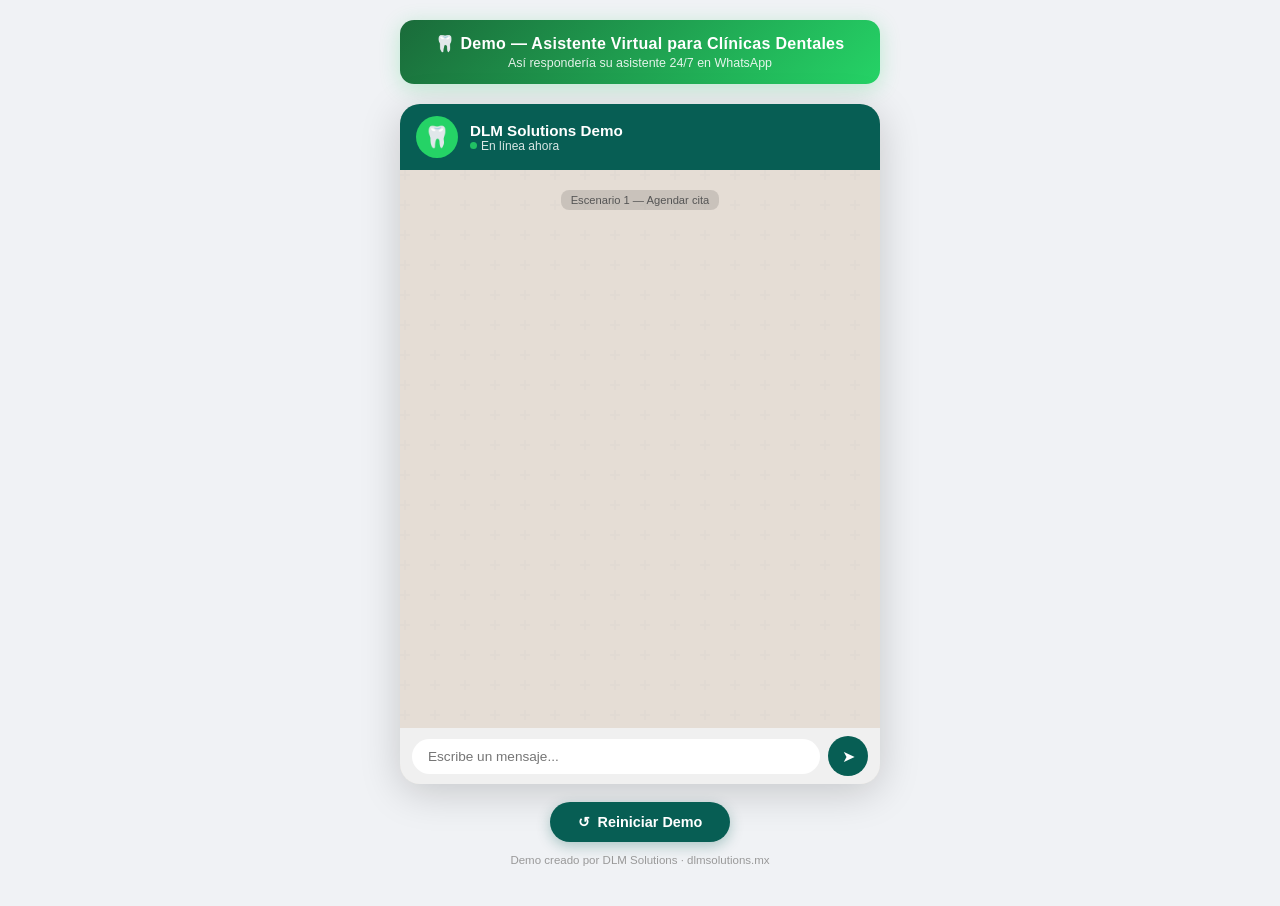
<file: demo-kano/index.html>
<!DOCTYPE html>
<html lang="es">
<head>
  <meta charset="UTF-8" />
  <meta name="viewport" content="width=device-width, initial-scale=1.0" />
  <title>Demo Chatbot — DLM Solutions</title>
  <style>
    * { box-sizing: border-box; margin: 0; padding: 0; }

    body {
      font-family: -apple-system, BlinkMacSystemFont, 'Segoe UI', Roboto, sans-serif;
      background: #f0f2f5;
      min-height: 100vh;
      display: flex;
      flex-direction: column;
      align-items: center;
      justify-content: flex-start;
      padding: 20px 16px 40px;
    }

    /* Top banner */
    .banner {
      background: linear-gradient(135deg, #1a6b3a 0%, #25d366 100%);
      color: white;
      text-align: center;
      padding: 14px 20px;
      border-radius: 14px;
      margin-bottom: 20px;
      width: 100%;
      max-width: 480px;
      box-shadow: 0 4px 20px rgba(37,211,102,0.25);
    }
    .banner h1 { font-size: 1rem; font-weight: 700; letter-spacing: 0.3px; }
    .banner p { font-size: 0.78rem; opacity: 0.88; margin-top: 3px; }

    /* Phone wrapper */
    .phone {
      width: 100%;
      max-width: 480px;
      background: #e5ddd5;
      border-radius: 20px;
      overflow: hidden;
      box-shadow: 0 8px 40px rgba(0,0,0,0.18);
      display: flex;
      flex-direction: column;
      height: 680px;
    }

    /* WhatsApp-style header */
    .chat-header {
      background: #075e54;
      color: white;
      display: flex;
      align-items: center;
      gap: 12px;
      padding: 12px 16px;
      flex-shrink: 0;
    }
    .avatar {
      width: 42px; height: 42px;
      background: #25d366;
      border-radius: 50%;
      display: flex; align-items: center; justify-content: center;
      font-size: 1.3rem;
      flex-shrink: 0;
    }
    .chat-header-info { flex: 1; }
    .chat-header-info .name { font-size: 0.95rem; font-weight: 600; }
    .chat-header-info .status {
      font-size: 0.75rem;
      opacity: 0.85;
      display: flex; align-items: center; gap: 4px;
    }
    .status-dot {
      width: 7px; height: 7px;
      background: #25d366;
      border-radius: 50%;
      animation: pulse 2s infinite;
    }
    @keyframes pulse {
      0%, 100% { opacity: 1; }
      50% { opacity: 0.4; }
    }

    /* Chat area */
    .chat-body {
      flex: 1;
      overflow-y: auto;
      padding: 14px 12px;
      display: flex;
      flex-direction: column;
      gap: 6px;
      background-image: url("data:image/svg+xml,%3Csvg width='60' height='60' viewBox='0 0 60 60' xmlns='http://www.w3.org/2000/svg'%3E%3Cg fill='none' fill-rule='evenodd'%3E%3Cg fill='%23c8c8c8' fill-opacity='0.15'%3E%3Cpath d='M36 34v-4h-2v4h-4v2h4v4h2v-4h4v-2h-4zm0-30V0h-2v4h-4v2h4v4h2V6h4V4h-4zM6 34v-4H4v4H0v2h4v4h2v-4h4v-2H6zM6 4V0H4v4H0v2h4v4h2V6h4V4H6z'/%3E%3C/g%3E%3C/g%3E%3C/svg%3E");
    }
    .chat-body::-webkit-scrollbar { width: 4px; }
    .chat-body::-webkit-scrollbar-thumb { background: rgba(0,0,0,0.15); border-radius: 2px; }

    /* Message bubbles */
    .msg {
      display: flex;
      flex-direction: column;
      max-width: 82%;
      animation: fadeIn 0.3s ease;
    }
    @keyframes fadeIn {
      from { opacity: 0; transform: translateY(6px); }
      to { opacity: 1; transform: translateY(0); }
    }
    .msg.bot { align-self: flex-start; }
    .msg.user { align-self: flex-end; }

    .bubble {
      padding: 8px 12px;
      border-radius: 12px;
      font-size: 0.875rem;
      line-height: 1.45;
      position: relative;
      word-break: break-word;
    }
    .msg.bot .bubble {
      background: white;
      border-top-left-radius: 4px;
      color: #111;
      box-shadow: 0 1px 2px rgba(0,0,0,0.1);
    }
    .msg.user .bubble {
      background: #dcf8c6;
      border-top-right-radius: 4px;
      color: #111;
      box-shadow: 0 1px 2px rgba(0,0,0,0.1);
    }
    .msg-time {
      font-size: 0.68rem;
      color: #777;
      margin-top: 2px;
      padding: 0 4px;
    }
    .msg.user .msg-time { text-align: right; }

    /* Typing indicator */
    .typing-indicator {
      display: flex;
      align-items: center;
      gap: 10px;
      padding: 4px 0;
      animation: fadeIn 0.3s ease;
    }
    .typing-bubble {
      background: white;
      border-radius: 12px;
      border-top-left-radius: 4px;
      padding: 10px 14px;
      display: flex;
      gap: 4px;
      align-items: center;
      box-shadow: 0 1px 2px rgba(0,0,0,0.1);
    }
    .dot {
      width: 7px; height: 7px;
      background: #90949c;
      border-radius: 50%;
      animation: bounce 1.2s infinite;
    }
    .dot:nth-child(2) { animation-delay: 0.2s; }
    .dot:nth-child(3) { animation-delay: 0.4s; }
    @keyframes bounce {
      0%, 60%, 100% { transform: translateY(0); }
      30% { transform: translateY(-6px); }
    }

    /* Input bar (decorative) */
    .chat-footer {
      background: #f0f0f0;
      padding: 8px 12px;
      display: flex;
      align-items: center;
      gap: 8px;
      flex-shrink: 0;
    }
    .input-fake {
      flex: 1;
      background: white;
      border-radius: 24px;
      padding: 10px 16px;
      font-size: 0.85rem;
      color: #999;
      border: none;
      outline: none;
    }
    .send-btn {
      width: 40px; height: 40px;
      background: #075e54;
      border-radius: 50%;
      border: none;
      color: white;
      font-size: 1rem;
      cursor: default;
      display: flex; align-items: center; justify-content: center;
      flex-shrink: 0;
    }

    /* Restart button */
    .restart-btn {
      margin-top: 18px;
      background: #075e54;
      color: white;
      border: none;
      border-radius: 24px;
      padding: 12px 28px;
      font-size: 0.9rem;
      font-weight: 600;
      cursor: pointer;
      transition: background 0.2s, transform 0.1s;
      box-shadow: 0 4px 14px rgba(7,94,84,0.3);
    }
    .restart-btn:hover { background: #064e44; transform: translateY(-1px); }
    .restart-btn:active { transform: translateY(0); }

    .footer-note {
      margin-top: 12px;
      font-size: 0.72rem;
      color: #999;
      text-align: center;
    }

    /* Section divider */
    .divider {
      align-self: center;
      background: rgba(0,0,0,0.12);
      color: #555;
      font-size: 0.7rem;
      padding: 4px 10px;
      border-radius: 8px;
      margin: 6px 0;
    }
  </style>
</head>
<body>

  <div class="banner">
    <h1>🦷 Demo — Asistente Virtual para Clínicas Dentales</h1>
    <p>Así respondería su asistente 24/7 en WhatsApp</p>
  </div>

  <div class="phone">
    <div class="chat-header">
      <div class="avatar">🦷</div>
      <div class="chat-header-info">
        <div class="name">DLM Solutions Demo</div>
        <div class="status">
          <span class="status-dot"></span>
          <span>En línea ahora</span>
        </div>
      </div>
    </div>

    <div class="chat-body" id="chatBody"></div>

    <div class="chat-footer">
      <input class="input-fake" type="text" placeholder="Escribe un mensaje..." readonly />
      <div class="send-btn">➤</div>
    </div>
  </div>

  <button class="restart-btn" onclick="restartDemo()">↺ &nbsp;Reiniciar Demo</button>
  <p class="footer-note">Demo creado por DLM Solutions · dlmsolutions.mx</p>

<script>
  // ─── Conversation script ───────────────────────────────────────────
  // Each entry: { type:'bot'|'user'|'divider', text, delay }
  // delay = ms AFTER the previous message appears before this one shows
  // bot messages show a typing indicator first

  const CONVERSATIONS = [

    // ── Escenario 1: Agendar cita ──
    { type:'divider', text:'Escenario 1 — Agendar cita' },
    { type:'user', text:'Hola buenas, ¿a qué horas atienden?', delay:800 },
    { type:'bot',  text:'Hola! Buenas tardes 😊 Atendemos lunes a viernes de 9am a 2pm y de 4 a 8pm, sábados de 9am a 2pm. ¿Le puedo ayudar con algo?', delay:900 },
    { type:'user', text:'Sí, ¿tienen cita disponible mañana?', delay:800 },
    { type:'bot',  text:'Sí, mañana tenemos a las 10am, 12pm o en la tarde a las 5pm. ¿Cuál le funciona?', delay:800 },
    { type:'user', text:'A las 10 de la mañana', delay:700 },
    { type:'bot',  text:'Perfecto 🗓️ ¿Me regala su nombre y para qué tratamiento vendría?', delay:700 },
    { type:'user', text:'Sofía Torres, para una limpieza', delay:700 },
    { type:'bot',  text:'Listo Sofía, apuntada mañana a las 10am para limpieza. Le mandamos recordatorio en la mañana. Nos vemos! 😊', delay:800 },

    // ── Escenario 2: Precios ──
    { type:'divider', text:'Escenario 2 — Precios' },
    { type:'user', text:'¿Cuánto cuesta una limpieza?', delay:800 },
    { type:'bot',  text:'La limpieza sale en $500, incluye eliminación de sarro, pulido y revisión. ¿Le agendo?', delay:800 },
    { type:'user', text:'¿Y si también quiero el blanqueamiento?', delay:700 },
    { type:'bot',  text:'Si lo hace junto con la limpieza le sale en $1,100 los dos 🦷 Ahorra $200 vs hacerlos por separado. ¿Le interesa?', delay:800 },
    { type:'user', text:'Sí! ¿Cuándo tienen espacio?', delay:600 },
    { type:'bot',  text:'Esta semana tenemos martes y jueves desde las 4pm. ¿Cuál día le queda mejor?', delay:700 },

    // ── Escenario 3: Urgencia ──
    { type:'divider', text:'Escenario 3 — Urgencia dental' },
    { type:'user', text:'Traigo un dolor de muela muy fuerte desde ayer, ¿me pueden ver hoy?', delay:800 },
    { type:'bot',  text:'Ay qué pena 😟 Sí atendemos urgencias. ¿El dolor es constante o va y viene? ¿Tiene inflamación?', delay:800 },
    { type:'user', text:'Es constante y sí, tengo la mejilla un poco inflamada', delay:700 },
    { type:'bot',  text:'Ok, con eso urge que lo vea el doctor hoy. Tenemos espacio a las 5:30pm con el Dr. Herrera. ¿Le funciona?', delay:800 },
    { type:'user', text:'Sí, perfecto', delay:600 },
    { type:'bot',  text:'Listo! A las 5:30pm lo esperamos ✅ Tome un ibuprofeno mientras tanto si no tiene alergia. ¿Me confirma su nombre?', delay:800 },
    { type:'user', text:'Carlos Mendoza', delay:600 },
    { type:'bot',  text:'Apuntado Carlos. Lo vemos hoy a las 5:30pm. Cualquier cosa me avisa!', delay:700 },

    // ── Escenario 4: Doctores ──
    { type:'divider', text:'Escenario 4 — Especialistas' },
    { type:'user', text:'¿Quién me va a atender? ¿Tienen especialistas?', delay:800 },
    { type:'bot',  text:'Sí, contamos con tres doctores:\n\n👩‍⚕️ *Dra. Sofía Ramírez* — Odontología general\n👨‍⚕️ *Dr. Alejandro Torres* — Ortodoncia y brackets\n👩‍⚕️ *Dra. Valeria Mendoza* — Implantes y estética\n\n¿Ya sabe qué tratamiento necesita?', delay:900 },
    { type:'user', text:'Quiero brackets, ¿cuánto salen?', delay:700 },
    { type:'bot',  text:'Los brackets con el Dr. Torres arrancan desde $8,500 con mensualidades. La valoración inicial es sin costo. ¿Le agendo?', delay:800 },
    { type:'user', text:'Sí, ¿cuándo puede ser?', delay:600 },
    { type:'bot',  text:'El Dr. Torres tiene espacio este viernes a las 11am o el lunes a las 4pm. ¿Cuál prefiere?', delay:800 },

    // ── Escenario 5: Implantes ──
    { type:'divider', text:'Escenario 5 — Implantes' },
    { type:'user', text:'Se me cayó un diente, ¿hacen implantes?', delay:800 },
    { type:'bot',  text:'Sí, la Dra. Mendoza es especialista en implantes 🦷 Lo primero sería una valoración sin costo para ver si es buen candidato. ¿Le agendo?', delay:900 },
    { type:'user', text:'¿Cuánto cuesta el implante?', delay:700 },
    { type:'bot',  text:'El implante de titanio completo va desde $12,000. Manejamos 3 y 6 meses sin intereses con tarjeta, y también plan de pagos sin tarjeta.', delay:800 },
    { type:'user', text:'¿Y cuánto tiempo tarda el proceso?', delay:700 },
    { type:'bot',  text:'De 3 a 4 meses en total, pero desde el primer día sale con diente provisional. La Dra. le explica todo en la valoración. ¿Le agendo esta semana?', delay:900 },

    // ── Escenario 6: Fuera de horario ──
    { type:'divider', text:'Escenario 6 — Mensaje a las 11pm' },
    { type:'user', text:'Hola, quiero info sobre ortodoncia invisible', delay:800 },
    { type:'bot',  text:'Hola! Claro 😊 Manejamos alineadores invisibles con el Dr. Torres desde $18,000, incluye valoración sin costo. ¿Le agendo para que el doctor lo revise?', delay:900 },
    { type:'user', text:'Sí, ¿mañana tienen algo?', delay:700 },
    { type:'bot',  text:'Mañana el Dr. Torres tiene a las 10am o a las 6pm. ¿Cuál le funciona?', delay:700 },
    { type:'user', text:'A las 6pm', delay:600 },
    { type:'bot',  text:'Perfecto 🗓️ Cita mañana a las 6pm con el Dr. Torres para valoración de ortodoncia. ¿Me regala su nombre?', delay:800 },
  ];

  // ─── Engine ────────────────────────────────────────────────────────
  const chatBody = document.getElementById('chatBody');
  let timeline = [];
  let running = false;

  function getTime() {
    const now = new Date();
    return now.toLocaleTimeString('es-MX', { hour: '2-digit', minute: '2-digit' });
  }

  function scrollDown() {
    chatBody.scrollTop = chatBody.scrollHeight;
  }

  function addDivider(text) {
    const d = document.createElement('div');
    d.className = 'divider';
    d.textContent = text;
    chatBody.appendChild(d);
    scrollDown();
  }

  function showTyping() {
    const wrap = document.createElement('div');
    wrap.className = 'typing-indicator';
    wrap.id = 'typing';
    wrap.innerHTML = `<div class="typing-bubble"><div class="dot"></div><div class="dot"></div><div class="dot"></div></div>`;
    chatBody.appendChild(wrap);
    scrollDown();
    return wrap;
  }

  function removeTyping() {
    const el = document.getElementById('typing');
    if (el) el.remove();
  }

  function addMessage(type, text) {
    const wrap = document.createElement('div');
    wrap.className = `msg ${type}`;

    const bubble = document.createElement('div');
    bubble.className = 'bubble';
    bubble.innerHTML = text.replace(/\n/g, '<br>').replace(/\*(.*?)\*/g, '<strong>$1</strong>');

    const time = document.createElement('div');
    time.className = 'msg-time';
    time.textContent = getTime();

    wrap.appendChild(bubble);
    wrap.appendChild(time);
    chatBody.appendChild(wrap);
    scrollDown();
  }

  async function sleep(ms) {
    return new Promise(r => setTimeout(r, ms));
  }

  async function runConversation() {
    running = true;
    chatBody.innerHTML = '';

    for (const item of CONVERSATIONS) {
      if (!running) break;

      await sleep(item.delay || 600);

      if (item.type === 'divider') {
        addDivider(item.text);
        await sleep(600);

      } else if (item.type === 'user') {
        addMessage('user', item.text);

      } else if (item.type === 'bot') {
        const typingEl = showTyping();
        // Typing time based on message length
        const typingTime = Math.min(600 + item.text.length * 18, 2800);
        await sleep(typingTime);
        removeTyping();
        addMessage('bot', item.text);
      }
    }

    // End card
    await sleep(1200);
    const endDiv = document.createElement('div');
    endDiv.className = 'divider';
    endDiv.style.background = 'rgba(37,211,102,0.2)';
    endDiv.style.color = '#075e54';
    endDiv.style.fontWeight = '600';
    endDiv.textContent = '✅ Fin del demo — El asistente funciona 24/7';
    chatBody.appendChild(endDiv);
    scrollDown();
    running = false;
  }

  function restartDemo() {
    running = false;
    setTimeout(runConversation, 100);
  }

  // Auto-start
  runConversation();
</script>
</body>
</html>
</file>
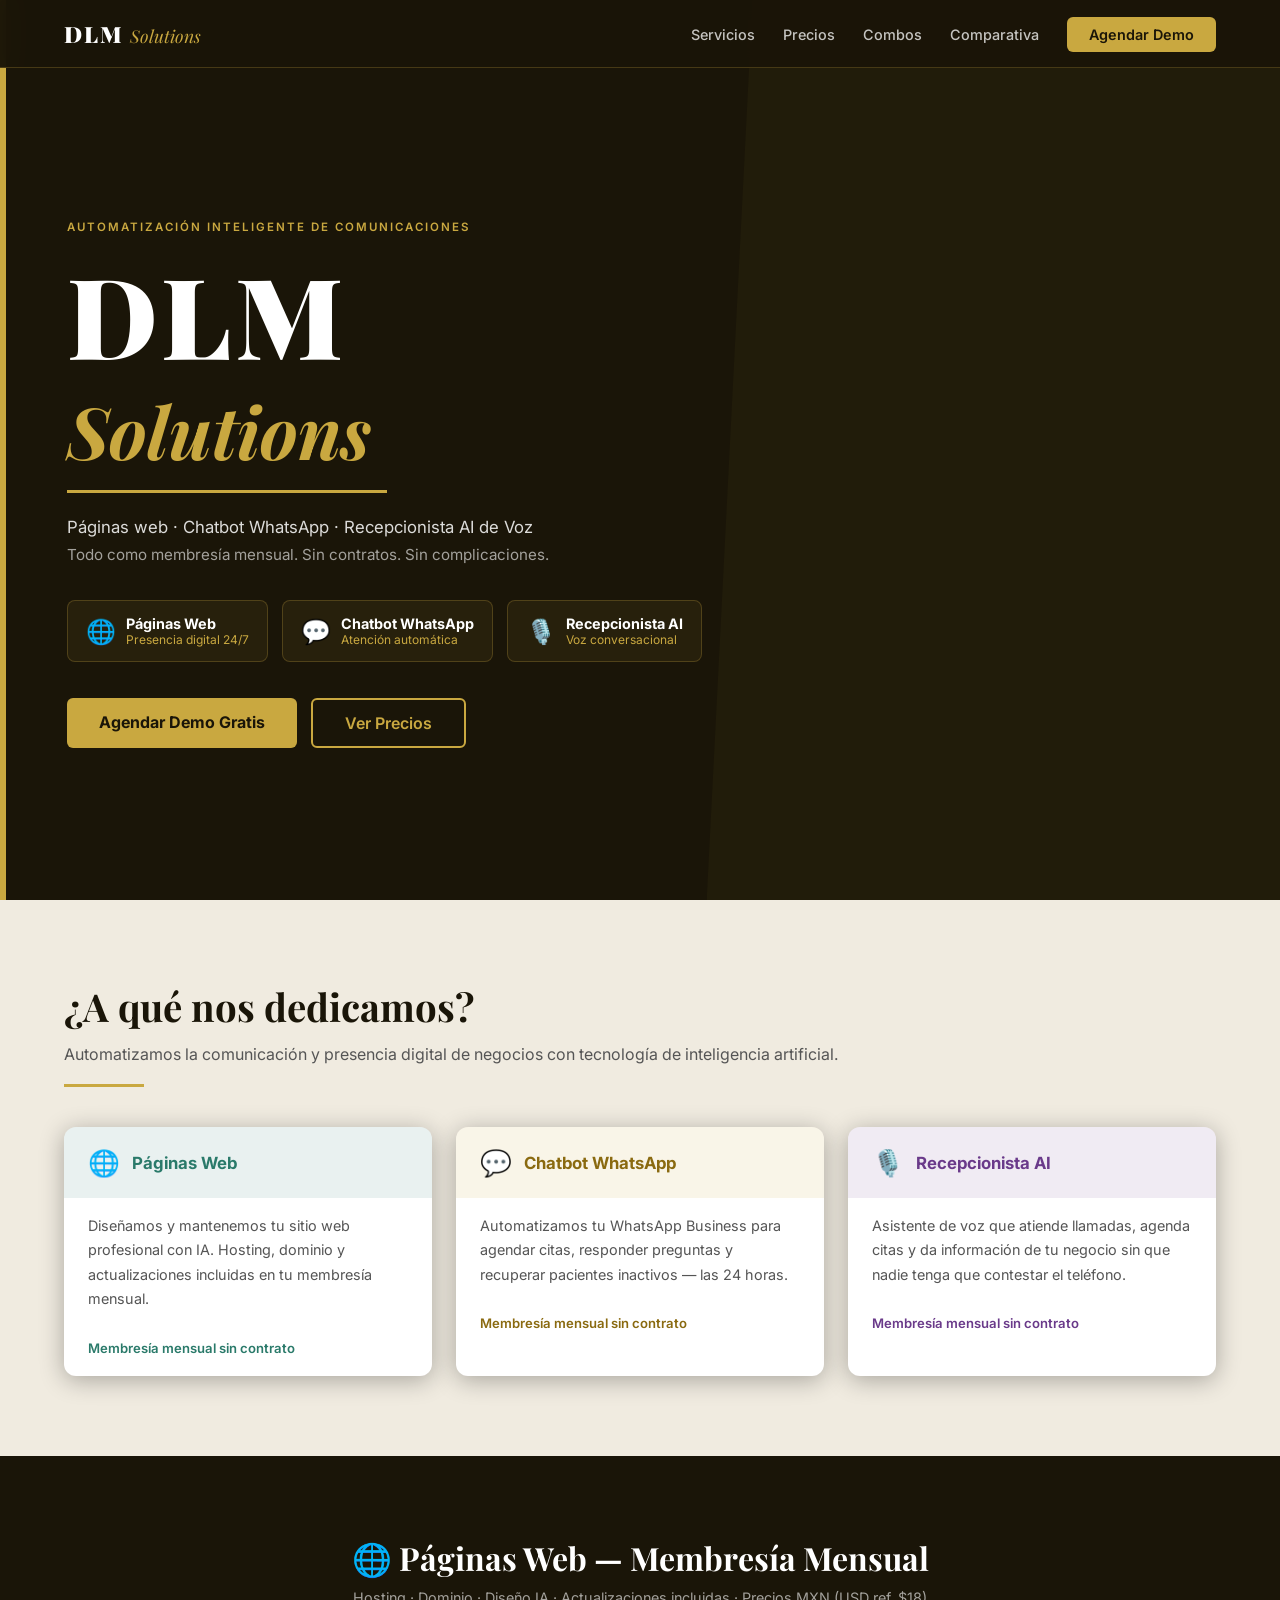
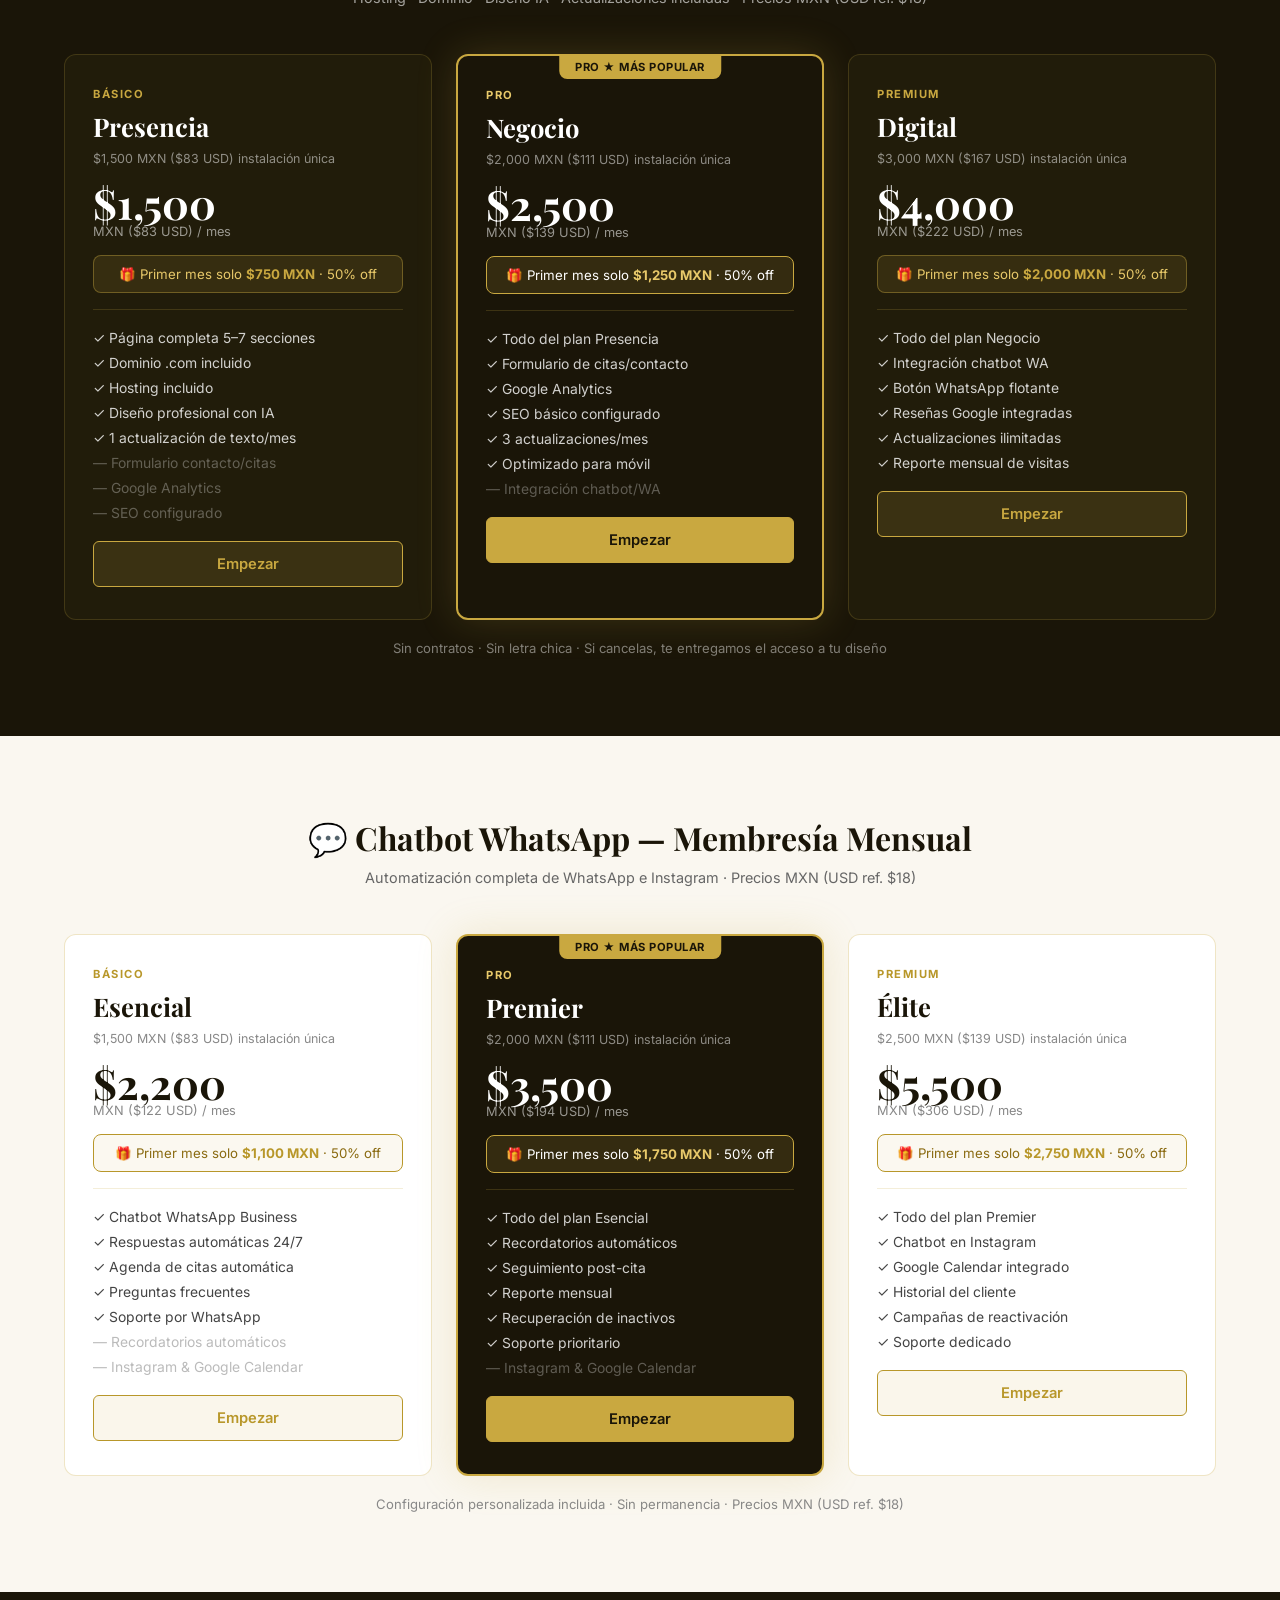
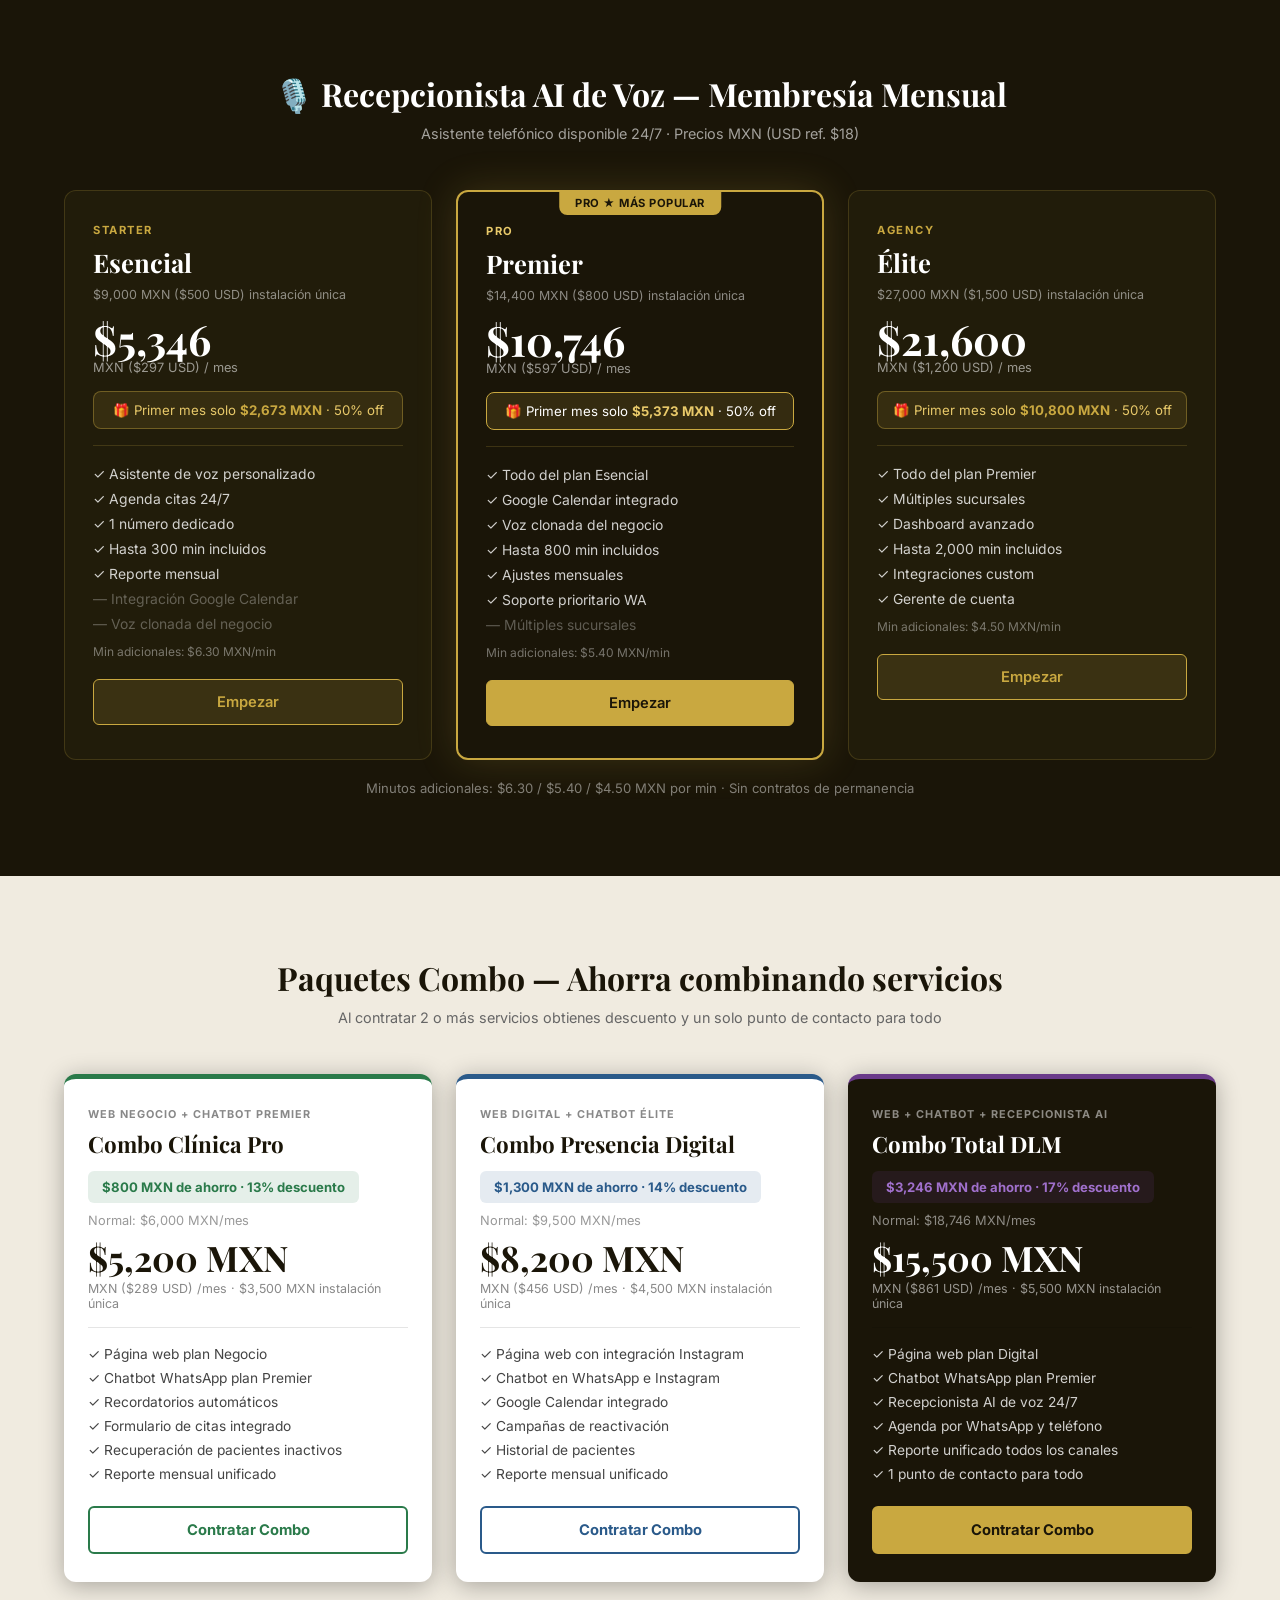
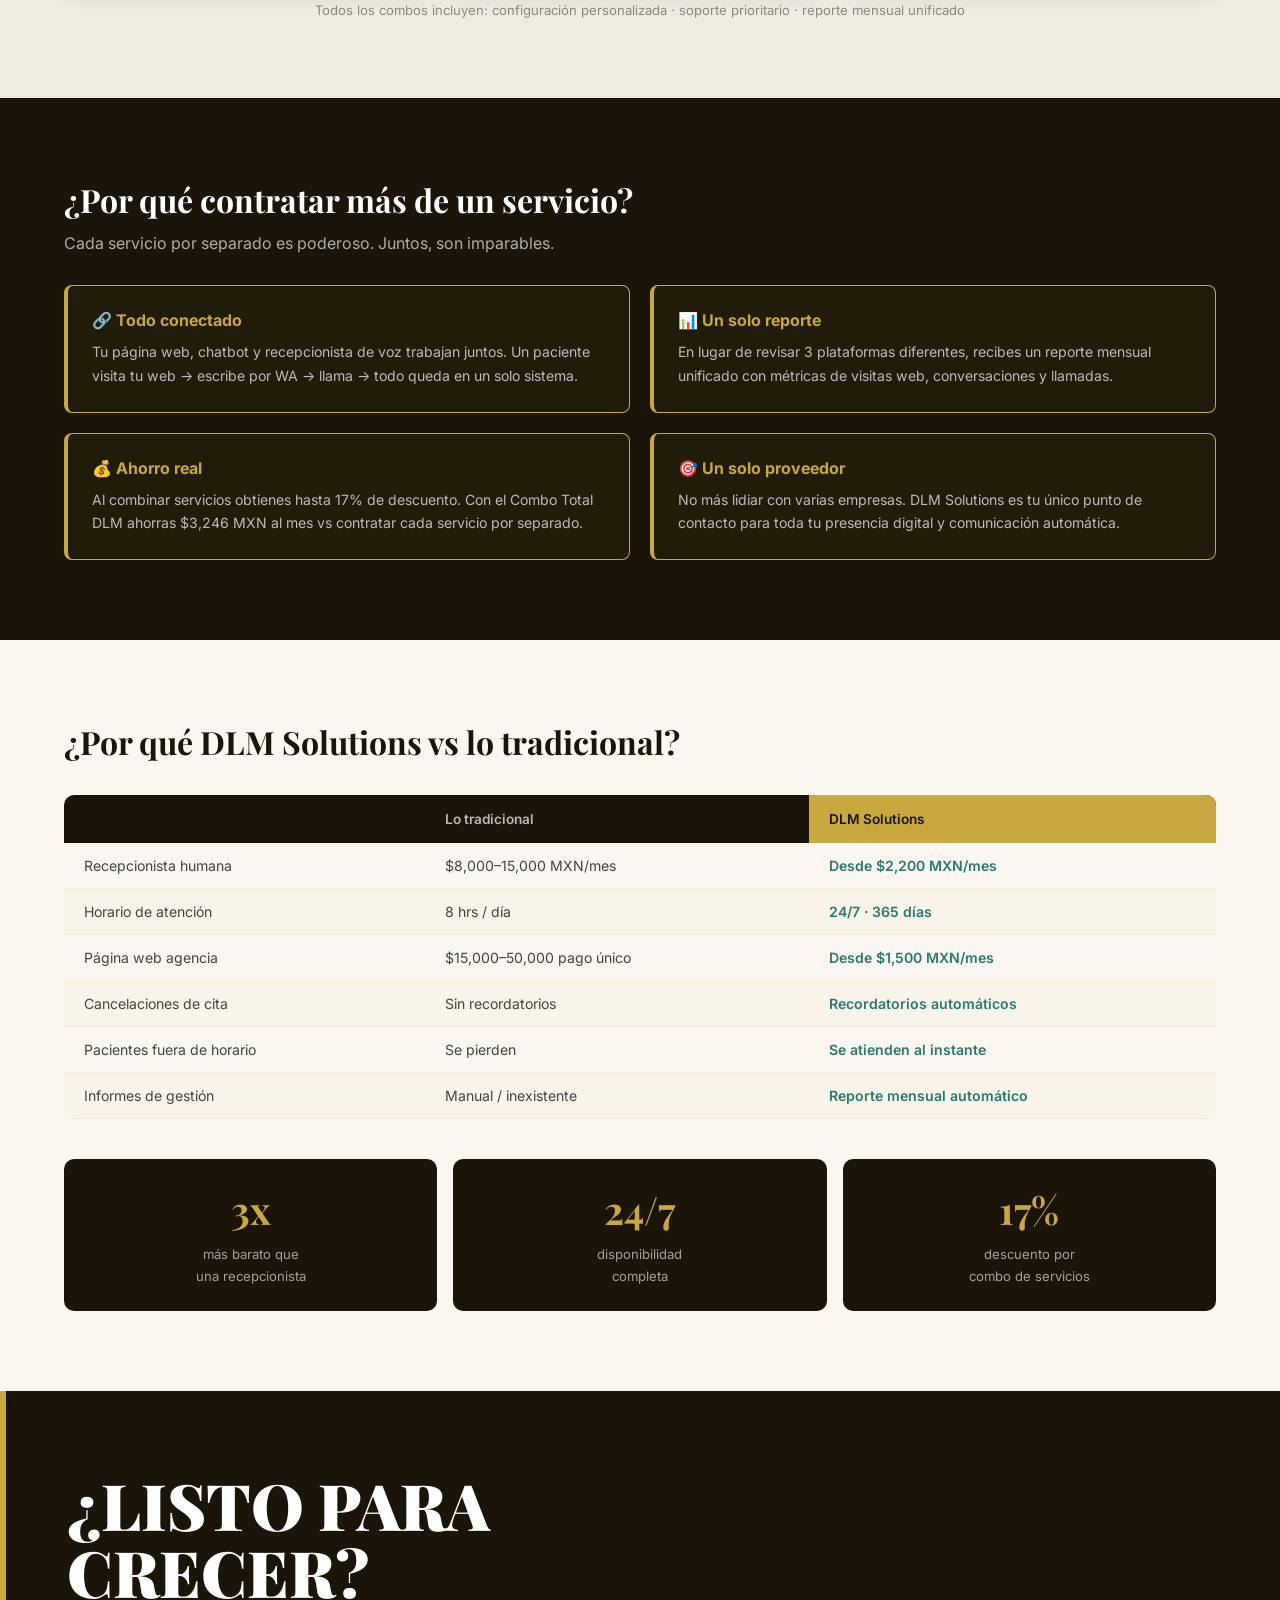
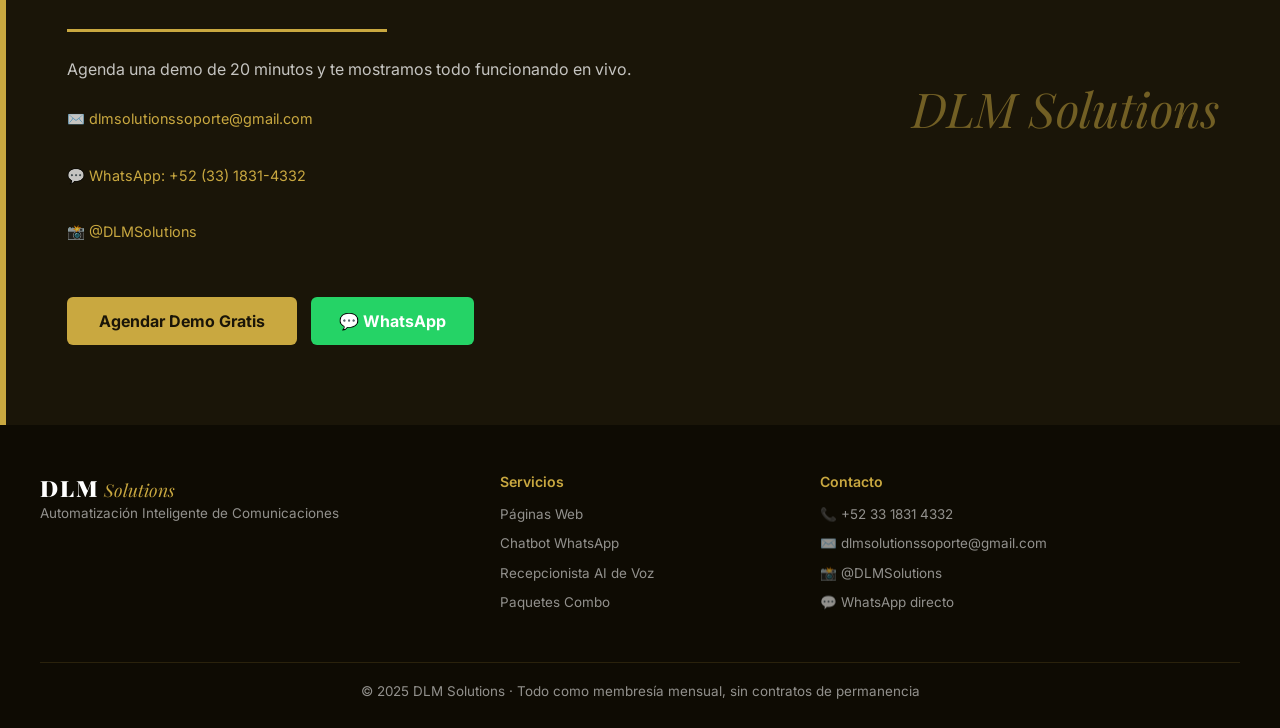
<file: dlm-v5/index.html>
<!DOCTYPE html>
<html lang="es">
<head>
  <meta charset="UTF-8" />
  <meta name="viewport" content="width=device-width, initial-scale=1.0" />
  <title>DLM Solutions – Automatización Inteligente de Comunicaciones</title>
  <link href="https://fonts.googleapis.com/css2?family=Playfair+Display:ital,wght@0,700;0,900;1,700&family=Inter:wght@300;400;500;600&display=swap" rel="stylesheet" />
  <link rel="stylesheet" href="styles.css" />
</head>
<body>

  <!-- NAVBAR -->
  <nav class="navbar">
    <div class="nav-container">
      <div class="nav-logo">
        <span class="logo-dlm">DLM</span>
        <span class="logo-sol">Solutions</span>
      </div>
      <ul class="nav-links">
        <li><a href="#servicios">Servicios</a></li>
        <li><a href="#precios">Precios</a></li>
        <li><a href="#combos">Combos</a></li>
        <li><a href="#comparativa">Comparativa</a></li>
        <li><a href="#contacto" class="btn-nav">Agendar Demo</a></li>
      </ul>
      <button class="hamburger" onclick="toggleMenu()">&#9776;</button>
    </div>
  </nav>

  <!-- HERO -->
  <section class="hero" id="inicio">
    <div class="hero-inner">
      <div class="hero-text">
        <p class="hero-tag">AUTOMATIZACIÓN INTELIGENTE DE COMUNICACIONES</p>
        <h1 class="hero-title">
          <span class="hero-dlm">DLM</span><br />
          <em class="hero-sol">Solutions</em>
        </h1>
        <div class="hero-divider"></div>
        <p class="hero-sub">Páginas web · Chatbot WhatsApp · Recepcionista AI de Voz</p>
        <p class="hero-desc">Todo como membresía mensual. Sin contratos. Sin complicaciones.</p>
        <div class="hero-cards">
          <div class="hero-card">
            <span>🌐</span>
            <div>
              <strong>Páginas Web</strong>
              <p>Presencia digital 24/7</p>
            </div>
          </div>
          <div class="hero-card">
            <span>💬</span>
            <div>
              <strong>Chatbot WhatsApp</strong>
              <p>Atención automática</p>
            </div>
          </div>
          <div class="hero-card">
            <span>🎙️</span>
            <div>
              <strong>Recepcionista AI</strong>
              <p>Voz conversacional</p>
            </div>
          </div>
        </div>
        <div class="hero-btns">
          <a href="#contacto" class="btn-gold">Agendar Demo Gratis</a>
          <a href="#precios" class="btn-outline-gold">Ver Precios</a>
        </div>
      </div>
    </div>
  </section>

  <!-- ¿A QUÉ NOS DEDICAMOS? -->
  <section class="dedicamos" id="servicios">
    <div class="section-container">
      <h2>¿A qué nos dedicamos?</h2>
      <p class="section-sub">Automatizamos la comunicación y presencia digital de negocios con tecnología de inteligencia artificial.</p>
      <div class="gold-line"></div>
      <div class="dedicamos-grid">
        <div class="ded-card web">
          <div class="ded-header web-h">
            <span>🌐</span>
            <h3>Páginas Web</h3>
          </div>
          <p>Diseñamos y mantenemos tu sitio web profesional con IA. Hosting, dominio y actualizaciones incluidas en tu membresía mensual.</p>
          <span class="ded-tag web-tag">Membresía mensual sin contrato</span>
        </div>
        <div class="ded-card chat">
          <div class="ded-header chat-h">
            <span>💬</span>
            <h3>Chatbot WhatsApp</h3>
          </div>
          <p>Automatizamos tu WhatsApp Business para agendar citas, responder preguntas y recuperar pacientes inactivos — las 24 horas.</p>
          <span class="ded-tag chat-tag">Membresía mensual sin contrato</span>
        </div>
        <div class="ded-card voz">
          <div class="ded-header voz-h">
            <span>🎙️</span>
            <h3>Recepcionista AI</h3>
          </div>
          <p>Asistente de voz que atiende llamadas, agenda citas y da información de tu negocio sin que nadie tenga que contestar el teléfono.</p>
          <span class="ded-tag voz-tag">Membresía mensual sin contrato</span>
        </div>
      </div>
    </div>
  </section>

  <!-- PRECIOS PÁGINAS WEB -->
  <section class="precios-section dark" id="precios">
    <div class="section-container">
      <div class="precio-header">
        <h2><span>🌐</span> Páginas Web — Membresía Mensual</h2>
        <p>Hosting · Dominio · Diseño IA · Actualizaciones incluidas · Precios MXN (USD ref. $18)</p>
      </div>
      <div class="planes-grid">
        <div class="plan-card">
          <div class="plan-tier">BÁSICO</div>
          <h3>Presencia</h3>
          <p class="plan-setup">$1,500 MXN ($83 USD) instalación única</p>
          <div class="plan-price">$1,500</div>
          <p class="plan-period">MXN ($83 USD) / mes</p>
          <!-- PRIMER MES DESCUENTO -->
          <div class="descuento-badge">
            🎁 Primer mes solo <strong>$750 MXN</strong> · 50% off
          </div>
          <div class="plan-divider"></div>
          <ul class="plan-features">
            <li>✓ Página completa 5–7 secciones</li>
            <li>✓ Dominio .com incluido</li>
            <li>✓ Hosting incluido</li>
            <li>✓ Diseño profesional con IA</li>
            <li>✓ 1 actualización de texto/mes</li>
            <li class="disabled">— Formulario contacto/citas</li>
            <li class="disabled">— Google Analytics</li>
            <li class="disabled">— SEO configurado</li>
          </ul>
          <a href="#contacto" class="btn-plan" onclick="openModal('contacto-modal')">Empezar</a>
        </div>

        <div class="plan-card featured">
          <div class="plan-featured-badge">PRO ★ MÁS POPULAR</div>
          <div class="plan-tier light">PRO</div>
          <h3>Negocio</h3>
          <p class="plan-setup">$2,000 MXN ($111 USD) instalación única</p>
          <div class="plan-price">$2,500</div>
          <p class="plan-period">MXN ($139 USD) / mes</p>
          <div class="descuento-badge light">
            🎁 Primer mes solo <strong>$1,250 MXN</strong> · 50% off
          </div>
          <div class="plan-divider"></div>
          <ul class="plan-features">
            <li>✓ Todo del plan Presencia</li>
            <li>✓ Formulario de citas/contacto</li>
            <li>✓ Google Analytics</li>
            <li>✓ SEO básico configurado</li>
            <li>✓ 3 actualizaciones/mes</li>
            <li>✓ Optimizado para móvil</li>
            <li class="disabled">— Integración chatbot/WA</li>
          </ul>
          <a href="#contacto" class="btn-plan light" onclick="openModal('contacto-modal')">Empezar</a>
        </div>

        <div class="plan-card">
          <div class="plan-tier">PREMIUM</div>
          <h3>Digital</h3>
          <p class="plan-setup">$3,000 MXN ($167 USD) instalación única</p>
          <div class="plan-price">$4,000</div>
          <p class="plan-period">MXN ($222 USD) / mes</p>
          <div class="descuento-badge">
            🎁 Primer mes solo <strong>$2,000 MXN</strong> · 50% off
          </div>
          <div class="plan-divider"></div>
          <ul class="plan-features">
            <li>✓ Todo del plan Negocio</li>
            <li>✓ Integración chatbot WA</li>
            <li>✓ Botón WhatsApp flotante</li>
            <li>✓ Reseñas Google integradas</li>
            <li>✓ Actualizaciones ilimitadas</li>
            <li>✓ Reporte mensual de visitas</li>
          </ul>
          <a href="#contacto" class="btn-plan" onclick="openModal('contacto-modal')">Empezar</a>
        </div>
      </div>
      <p class="planes-footer">Sin contratos · Sin letra chica · Si cancelas, te entregamos el acceso a tu diseño</p>
    </div>
  </section>

  <!-- PRECIOS CHATBOT -->
  <section class="precios-section beige">
    <div class="section-container">
      <div class="precio-header dark-text">
        <h2><span>💬</span> Chatbot WhatsApp — Membresía Mensual</h2>
        <p>Automatización completa de WhatsApp e Instagram · Precios MXN (USD ref. $18)</p>
      </div>
      <div class="planes-grid">
        <div class="plan-card beige-card">
          <div class="plan-tier gold">BÁSICO</div>
          <h3 class="dark">Esencial</h3>
          <p class="plan-setup dark">$1,500 MXN ($83 USD) instalación única</p>
          <div class="plan-price dark">$2,200</div>
          <p class="plan-period dark">MXN ($122 USD) / mes</p>
          <div class="descuento-badge gold-badge">
            🎁 Primer mes solo <strong>$1,100 MXN</strong> · 50% off
          </div>
          <div class="plan-divider gold-divider"></div>
          <ul class="plan-features dark">
            <li>✓ Chatbot WhatsApp Business</li>
            <li>✓ Respuestas automáticas 24/7</li>
            <li>✓ Agenda de citas automática</li>
            <li>✓ Preguntas frecuentes</li>
            <li>✓ Soporte por WhatsApp</li>
            <li class="disabled">— Recordatorios automáticos</li>
            <li class="disabled">— Instagram & Google Calendar</li>
          </ul>
          <a href="#contacto" class="btn-plan gold-btn" onclick="openModal('contacto-modal')">Empezar</a>
        </div>

        <div class="plan-card featured">
          <div class="plan-featured-badge">PRO ★ MÁS POPULAR</div>
          <div class="plan-tier light">PRO</div>
          <h3>Premier</h3>
          <p class="plan-setup">$2,000 MXN ($111 USD) instalación única</p>
          <div class="plan-price">$3,500</div>
          <p class="plan-period">MXN ($194 USD) / mes</p>
          <div class="descuento-badge light">
            🎁 Primer mes solo <strong>$1,750 MXN</strong> · 50% off
          </div>
          <div class="plan-divider"></div>
          <ul class="plan-features">
            <li>✓ Todo del plan Esencial</li>
            <li>✓ Recordatorios automáticos</li>
            <li>✓ Seguimiento post-cita</li>
            <li>✓ Reporte mensual</li>
            <li>✓ Recuperación de inactivos</li>
            <li>✓ Soporte prioritario</li>
            <li class="disabled">— Instagram & Google Calendar</li>
          </ul>
          <a href="#contacto" class="btn-plan light" onclick="openModal('contacto-modal')">Empezar</a>
        </div>

        <div class="plan-card beige-card">
          <div class="plan-tier gold">PREMIUM</div>
          <h3 class="dark">Élite</h3>
          <p class="plan-setup dark">$2,500 MXN ($139 USD) instalación única</p>
          <div class="plan-price dark">$5,500</div>
          <p class="plan-period dark">MXN ($306 USD) / mes</p>
          <div class="descuento-badge gold-badge">
            🎁 Primer mes solo <strong>$2,750 MXN</strong> · 50% off
          </div>
          <div class="plan-divider gold-divider"></div>
          <ul class="plan-features dark">
            <li>✓ Todo del plan Premier</li>
            <li>✓ Chatbot en Instagram</li>
            <li>✓ Google Calendar integrado</li>
            <li>✓ Historial del cliente</li>
            <li>✓ Campañas de reactivación</li>
            <li>✓ Soporte dedicado</li>
          </ul>
          <a href="#contacto" class="btn-plan gold-btn" onclick="openModal('contacto-modal')">Empezar</a>
        </div>
      </div>
      <p class="planes-footer dark-text">Configuración personalizada incluida · Sin permanencia · Precios MXN (USD ref. $18)</p>
    </div>
  </section>

  <!-- PRECIOS RECEPCIONISTA VOZ -->
  <section class="precios-section dark">
    <div class="section-container">
      <div class="precio-header">
        <h2><span>🎙️</span> Recepcionista AI de Voz — Membresía Mensual</h2>
        <p>Asistente telefónico disponible 24/7 · Precios MXN (USD ref. $18)</p>
      </div>
      <div class="planes-grid">
        <div class="plan-card">
          <div class="plan-tier">STARTER</div>
          <h3>Esencial</h3>
          <p class="plan-setup">$9,000 MXN ($500 USD) instalación única</p>
          <div class="plan-price">$5,346</div>
          <p class="plan-period">MXN ($297 USD) / mes</p>
          <div class="descuento-badge">
            🎁 Primer mes solo <strong>$2,673 MXN</strong> · 50% off
          </div>
          <div class="plan-divider"></div>
          <ul class="plan-features">
            <li>✓ Asistente de voz personalizado</li>
            <li>✓ Agenda citas 24/7</li>
            <li>✓ 1 número dedicado</li>
            <li>✓ Hasta 300 min incluidos</li>
            <li>✓ Reporte mensual</li>
            <li class="disabled">— Integración Google Calendar</li>
            <li class="disabled">— Voz clonada del negocio</li>
          </ul>
          <p class="plan-extra">Min adicionales: $6.30 MXN/min</p>
          <a href="#contacto" class="btn-plan" onclick="openModal('contacto-modal')">Empezar</a>
        </div>

        <div class="plan-card featured">
          <div class="plan-featured-badge">PRO ★ MÁS POPULAR</div>
          <div class="plan-tier light">PRO</div>
          <h3>Premier</h3>
          <p class="plan-setup">$14,400 MXN ($800 USD) instalación única</p>
          <div class="plan-price">$10,746</div>
          <p class="plan-period">MXN ($597 USD) / mes</p>
          <div class="descuento-badge light">
            🎁 Primer mes solo <strong>$5,373 MXN</strong> · 50% off
          </div>
          <div class="plan-divider"></div>
          <ul class="plan-features">
            <li>✓ Todo del plan Esencial</li>
            <li>✓ Google Calendar integrado</li>
            <li>✓ Voz clonada del negocio</li>
            <li>✓ Hasta 800 min incluidos</li>
            <li>✓ Ajustes mensuales</li>
            <li>✓ Soporte prioritario WA</li>
            <li class="disabled">— Múltiples sucursales</li>
          </ul>
          <p class="plan-extra">Min adicionales: $5.40 MXN/min</p>
          <a href="#contacto" class="btn-plan light" onclick="openModal('contacto-modal')">Empezar</a>
        </div>

        <div class="plan-card">
          <div class="plan-tier">AGENCY</div>
          <h3>Élite</h3>
          <p class="plan-setup">$27,000 MXN ($1,500 USD) instalación única</p>
          <div class="plan-price">$21,600</div>
          <p class="plan-period">MXN ($1,200 USD) / mes</p>
          <div class="descuento-badge">
            🎁 Primer mes solo <strong>$10,800 MXN</strong> · 50% off
          </div>
          <div class="plan-divider"></div>
          <ul class="plan-features">
            <li>✓ Todo del plan Premier</li>
            <li>✓ Múltiples sucursales</li>
            <li>✓ Dashboard avanzado</li>
            <li>✓ Hasta 2,000 min incluidos</li>
            <li>✓ Integraciones custom</li>
            <li>✓ Gerente de cuenta</li>
          </ul>
          <p class="plan-extra">Min adicionales: $4.50 MXN/min</p>
          <a href="#contacto" class="btn-plan" onclick="openModal('contacto-modal')">Empezar</a>
        </div>
      </div>
      <p class="planes-footer">Minutos adicionales: $6.30 / $5.40 / $4.50 MXN por min · Sin contratos de permanencia</p>
    </div>
  </section>

  <!-- COMBOS -->
  <section class="combos beige" id="combos">
    <div class="section-container">
      <div class="precio-header dark-text">
        <h2>Paquetes Combo — Ahorra combinando servicios</h2>
        <p>Al contratar 2 o más servicios obtienes descuento y un solo punto de contacto para todo</p>
      </div>
      <div class="combos-grid">
        <div class="combo-card border-green">
          <div class="combo-tier">WEB NEGOCIO + CHATBOT PREMIER</div>
          <h3>Combo Clínica Pro</h3>
          <div class="combo-ahorro green">$800 MXN de ahorro · 13% descuento</div>
          <p class="combo-normal">Normal: $6,000 MXN/mes</p>
          <div class="combo-price">$5,200 MXN</div>
          <p class="combo-period">MXN ($289 USD) /mes · $3,500 MXN instalación única</p>
          <div class="combo-divider"></div>
          <ul class="combo-features">
            <li>✓ Página web plan Negocio</li>
            <li>✓ Chatbot WhatsApp plan Premier</li>
            <li>✓ Recordatorios automáticos</li>
            <li>✓ Formulario de citas integrado</li>
            <li>✓ Recuperación de pacientes inactivos</li>
            <li>✓ Reporte mensual unificado</li>
          </ul>
          <a href="#contacto" class="btn-combo green-btn" onclick="openModal('contacto-modal')">Contratar Combo</a>
        </div>

        <div class="combo-card border-blue">
          <div class="combo-tier">WEB DIGITAL + CHATBOT ÉLITE</div>
          <h3>Combo Presencia Digital</h3>
          <div class="combo-ahorro blue">$1,300 MXN de ahorro · 14% descuento</div>
          <p class="combo-normal">Normal: $9,500 MXN/mes</p>
          <div class="combo-price">$8,200 MXN</div>
          <p class="combo-period">MXN ($456 USD) /mes · $4,500 MXN instalación única</p>
          <div class="combo-divider"></div>
          <ul class="combo-features">
            <li>✓ Página web con integración Instagram</li>
            <li>✓ Chatbot en WhatsApp e Instagram</li>
            <li>✓ Google Calendar integrado</li>
            <li>✓ Campañas de reactivación</li>
            <li>✓ Historial de pacientes</li>
            <li>✓ Reporte mensual unificado</li>
          </ul>
          <a href="#contacto" class="btn-combo blue-btn" onclick="openModal('contacto-modal')">Contratar Combo</a>
        </div>

        <div class="combo-card border-purple featured-combo">
          <div class="combo-tier light">WEB + CHATBOT + RECEPCIONISTA AI</div>
          <h3 class="white">Combo Total DLM</h3>
          <div class="combo-ahorro purple">$3,246 MXN de ahorro · 17% descuento</div>
          <p class="combo-normal white">Normal: $18,746 MXN/mes</p>
          <div class="combo-price white">$15,500 MXN</div>
          <p class="combo-period white">MXN ($861 USD) /mes · $5,500 MXN instalación única</p>
          <div class="combo-divider"></div>
          <ul class="combo-features white">
            <li>✓ Página web plan Digital</li>
            <li>✓ Chatbot WhatsApp plan Premier</li>
            <li>✓ Recepcionista AI de voz 24/7</li>
            <li>✓ Agenda por WhatsApp y teléfono</li>
            <li>✓ Reporte unificado todos los canales</li>
            <li>✓ 1 punto de contacto para todo</li>
          </ul>
          <a href="#contacto" class="btn-combo purple-btn" onclick="openModal('contacto-modal')">Contratar Combo</a>
        </div>
      </div>
      <p class="planes-footer dark-text">Todos los combos incluyen: configuración personalizada · soporte prioritario · reporte mensual unificado</p>
    </div>
  </section>

  <!-- ¿POR QUÉ CONTRATAR MÁS? -->
  <section class="porque dark">
    <div class="section-container">
      <h2>¿Por qué contratar más de un servicio?</h2>
      <p class="section-sub light">Cada servicio por separado es poderoso. Juntos, son imparables.</p>
      <div class="porque-grid">
        <div class="porque-card">
          <h4>🔗 Todo conectado</h4>
          <p>Tu página web, chatbot y recepcionista de voz trabajan juntos. Un paciente visita tu web → escribe por WA → llama → todo queda en un solo sistema.</p>
        </div>
        <div class="porque-card">
          <h4>📊 Un solo reporte</h4>
          <p>En lugar de revisar 3 plataformas diferentes, recibes un reporte mensual unificado con métricas de visitas web, conversaciones y llamadas.</p>
        </div>
        <div class="porque-card">
          <h4>💰 Ahorro real</h4>
          <p>Al combinar servicios obtienes hasta 17% de descuento. Con el Combo Total DLM ahorras $3,246 MXN al mes vs contratar cada servicio por separado.</p>
        </div>
        <div class="porque-card">
          <h4>🎯 Un solo proveedor</h4>
          <p>No más lidiar con varias empresas. DLM Solutions es tu único punto de contacto para toda tu presencia digital y comunicación automática.</p>
        </div>
      </div>
    </div>
  </section>

  <!-- COMPARATIVA -->
  <section class="comparativa beige" id="comparativa">
    <div class="section-container">
      <h2 class="dark-h">¿Por qué DLM Solutions vs lo tradicional?</h2>
      <table class="comp-table">
        <thead>
          <tr>
            <th></th>
            <th>Lo tradicional</th>
            <th class="dlm-col">DLM Solutions</th>
          </tr>
        </thead>
        <tbody>
          <tr>
            <td>Recepcionista humana</td>
            <td>$8,000–15,000 MXN/mes</td>
            <td class="dlm-val">Desde $2,200 MXN/mes</td>
          </tr>
          <tr class="alt">
            <td>Horario de atención</td>
            <td>8 hrs / día</td>
            <td class="dlm-val">24/7 · 365 días</td>
          </tr>
          <tr>
            <td>Página web agencia</td>
            <td>$15,000–50,000 pago único</td>
            <td class="dlm-val">Desde $1,500 MXN/mes</td>
          </tr>
          <tr class="alt">
            <td>Cancelaciones de cita</td>
            <td>Sin recordatorios</td>
            <td class="dlm-val">Recordatorios automáticos</td>
          </tr>
          <tr>
            <td>Pacientes fuera de horario</td>
            <td>Se pierden</td>
            <td class="dlm-val">Se atienden al instante</td>
          </tr>
          <tr class="alt">
            <td>Informes de gestión</td>
            <td>Manual / inexistente</td>
            <td class="dlm-val">Reporte mensual automático</td>
          </tr>
        </tbody>
      </table>
      <div class="comp-stats">
        <div class="cstat"><strong>3x</strong><span>más barato que<br/>una recepcionista</span></div>
        <div class="cstat"><strong>24/7</strong><span>disponibilidad<br/>completa</span></div>
        <div class="cstat"><strong>17%</strong><span>descuento por<br/>combo de servicios</span></div>
      </div>
    </div>
  </section>

  <!-- CTA / CONTACTO -->
  <section class="cta-section dark" id="contacto">
    <div class="cta-inner">
      <div class="cta-text">
        <h2>¿LISTO PARA<br/>CRECER?</h2>
        <div class="hero-divider"></div>
        <p>Agenda una demo de 20 minutos y te mostramos todo funcionando en vivo.</p>
        <div class="cta-contact">
          <p>✉️ <a href="mailto:dlmsolutionssoporte@gmail.com">dlmsolutionssoporte@gmail.com</a></p>
          <p>💬 <a href="https://wa.me/523318314332">WhatsApp: +52 (33) 1831-4332</a></p>
          <p>📸 <a href="https://instagram.com/DLMSolutions" target="_blank">@DLMSolutions</a></p>
        </div>
        <div class="cta-btns">
          <button class="btn-gold" onclick="openModal('contacto-modal')">Agendar Demo Gratis</button>
          <a href="https://wa.me/523318314332" target="_blank" class="btn-whatsapp">💬 WhatsApp</a>
        </div>
      </div>
      <div class="cta-logo">
        <em class="cta-dlm-sol">DLM Solutions</em>
      </div>
    </div>
  </section>

  <!-- FOOTER -->
  <footer class="footer">
    <div class="footer-inner">
      <div>
        <span class="logo-dlm">DLM</span> <em class="logo-sol">Solutions</em>
        <p>Automatización Inteligente de Comunicaciones</p>
      </div>
      <div>
        <h4>Servicios</h4>
        <ul>
          <li><a href="#precios">Páginas Web</a></li>
          <li><a href="#precios">Chatbot WhatsApp</a></li>
          <li><a href="#precios">Recepcionista AI de Voz</a></li>
          <li><a href="#combos">Paquetes Combo</a></li>
        </ul>
      </div>
      <div>
        <h4>Contacto</h4>
        <p>📞 <a href="tel:+523318314332">+52 33 1831 4332</a></p>
        <p>✉️ <a href="mailto:dlmsolutionssoporte@gmail.com">dlmsolutionssoporte@gmail.com</a></p>
        <p>📸 <a href="https://instagram.com/DLMSolutions" target="_blank">@DLMSolutions</a></p>
        <p>💬 <a href="https://wa.me/523318314332" target="_blank">WhatsApp directo</a></p>
      </div>
    </div>
    <div class="footer-bottom">
      <p>© 2025 DLM Solutions · Todo como membresía mensual, sin contratos de permanencia</p>
    </div>
  </footer>

  <!-- MODAL CONTACTO -->
  <div id="contacto-modal" class="modal" onclick="closeModalOutside(event,'contacto-modal')">
    <div class="modal-box">
      <button class="modal-close" onclick="closeModal('contacto-modal')">✕</button>
      <h2>Agendar Demo Gratis</h2>
      <p class="modal-sub">Demo de 20 minutos — te mostramos todo funcionando en vivo.</p>
      <form class="contacto-form" onsubmit="enviarFormulario(event)">
        <div class="form-row">
          <div class="form-group">
            <label>Nombre *</label>
            <input type="text" placeholder="Tu nombre" required />
          </div>
          <div class="form-group">
            <label>WhatsApp *</label>
            <input type="tel" placeholder="+52 33 0000 0000" required />
          </div>
        </div>
        <div class="form-group">
          <label>Correo electrónico *</label>
          <input type="email" placeholder="tucorreo@gmail.com" required />
        </div>
        <div class="form-group">
          <label>¿Qué servicio te interesa?</label>
          <select>
            <option value="">Selecciona un servicio</option>
            <option>Página Web – Presencia ($1,500/mes)</option>
            <option>Página Web – Negocio ($2,500/mes)</option>
            <option>Página Web – Digital ($4,000/mes)</option>
            <option>Chatbot WA – Esencial ($2,200/mes)</option>
            <option>Chatbot WA – Premier ($3,500/mes)</option>
            <option>Chatbot WA – Élite ($5,500/mes)</option>
            <option>Recepcionista AI – Esencial ($5,346/mes)</option>
            <option>Recepcionista AI – Premier ($10,746/mes)</option>
            <option>Recepcionista AI – Élite ($21,600/mes)</option>
            <option>Combo Clínica Pro ($5,200/mes)</option>
            <option>Combo Presencia Digital ($8,200/mes)</option>
            <option>Combo Total DLM ($15,500/mes)</option>
            <option>Tengo dudas, quiero asesoría</option>
          </select>
        </div>
        <div class="form-group">
          <label>¿A qué se dedica tu negocio?</label>
          <textarea placeholder="Ej: Clínica dental, restaurante, despacho..." rows="3"></textarea>
        </div>
        <button type="submit" class="btn-gold full">Enviar – Quiero mi Demo</button>
      </form>
      <div class="modal-contact-links">
        <a href="tel:+523318314332">📞 +52 33 1831 4332</a>
        <a href="https://instagram.com/DLMSolutions" target="_blank">📸 @DLMSolutions</a>
        <a href="https://wa.me/523318314332" target="_blank">💬 WhatsApp</a>
      </div>
    </div>
  </div>

  <!-- TOAST -->
  <div id="toast" class="toast">✅ ¡Solicitud enviada! Te contactamos pronto.</div>

  <script src="script.js"></script>
</body>
</html>
</file>
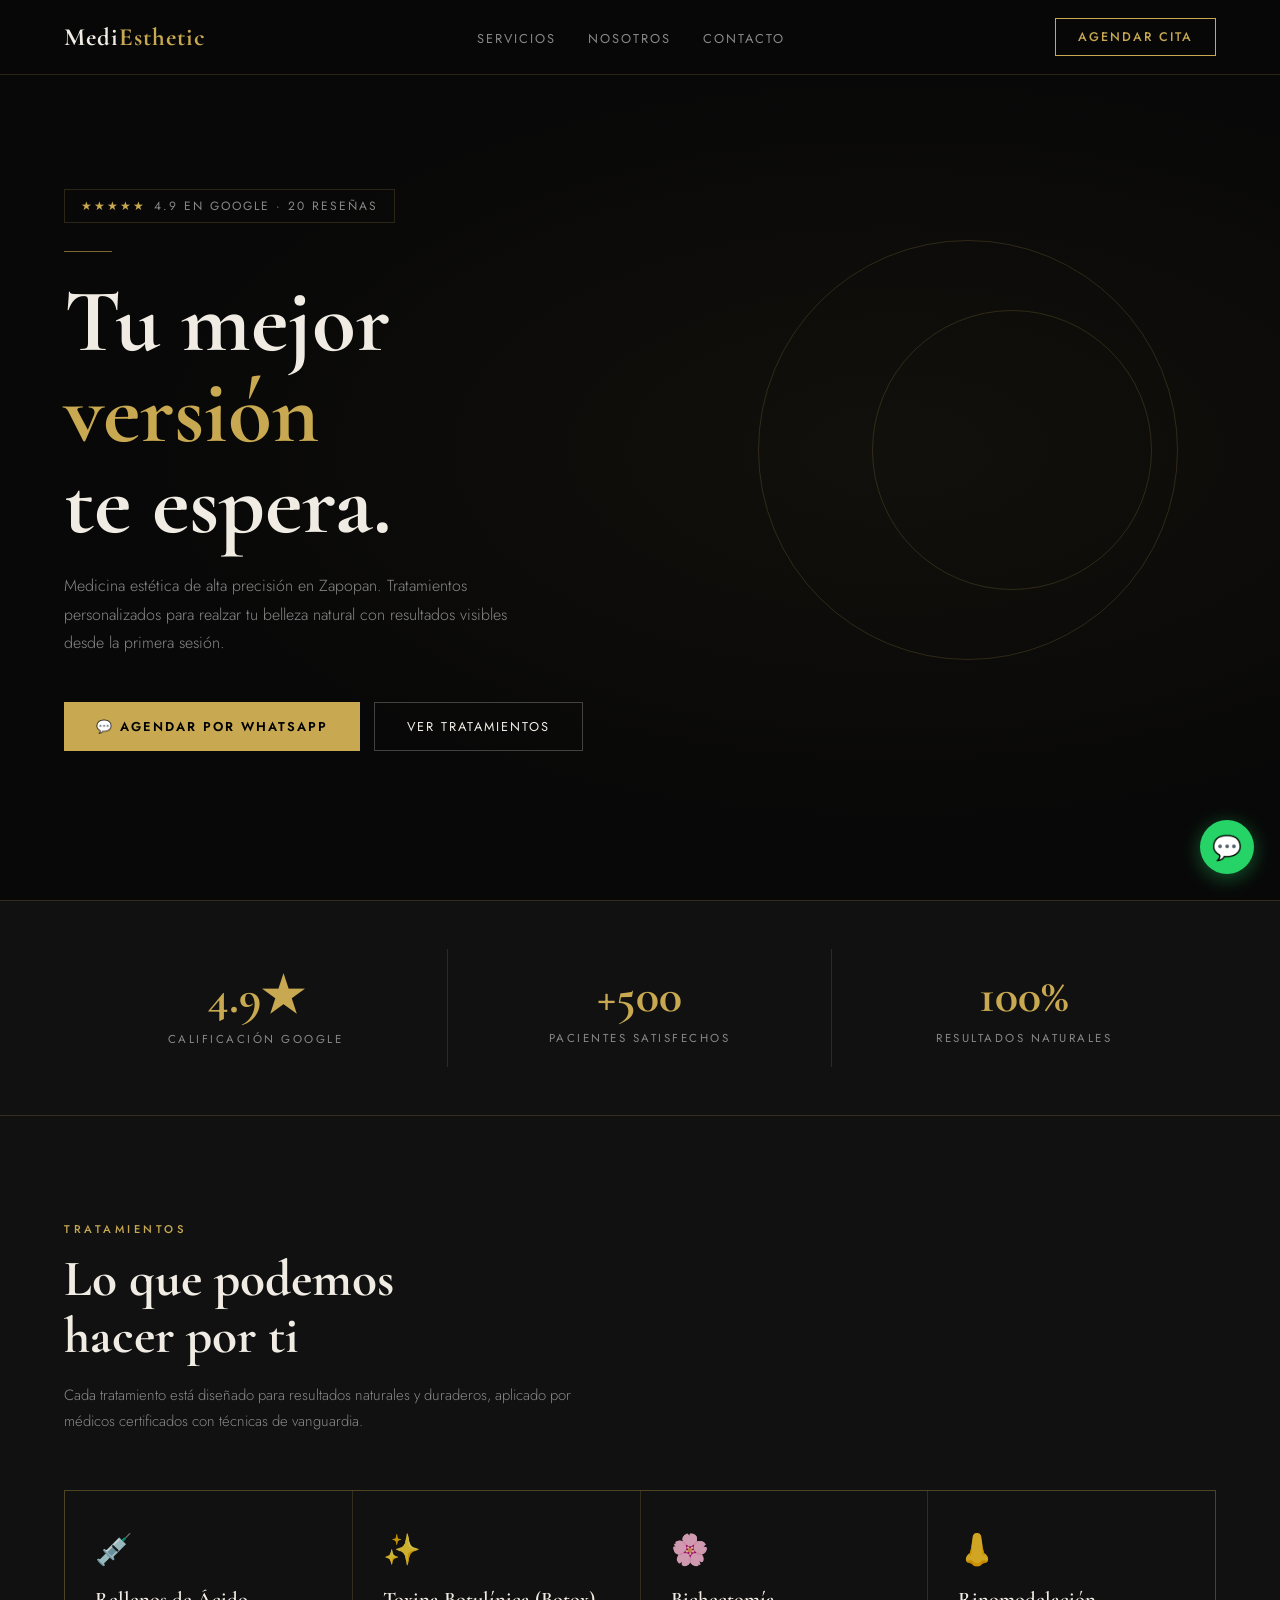
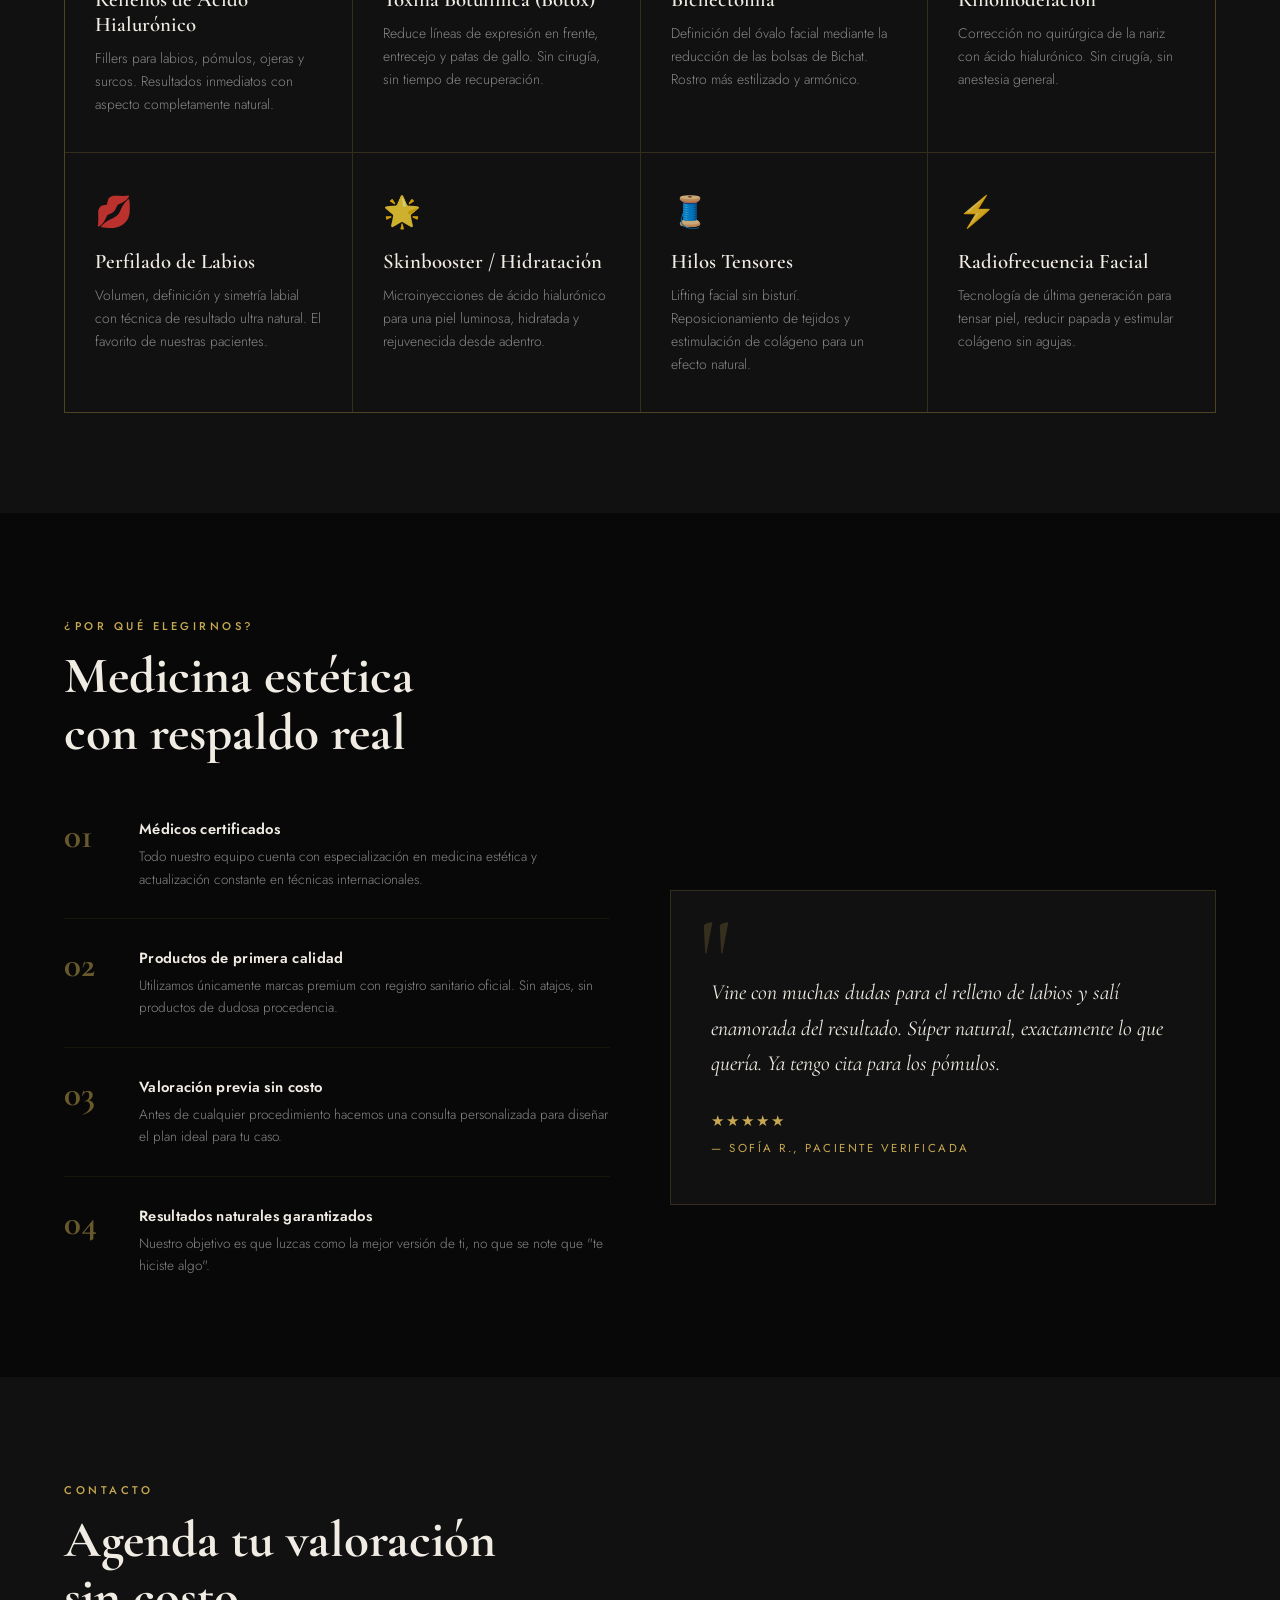
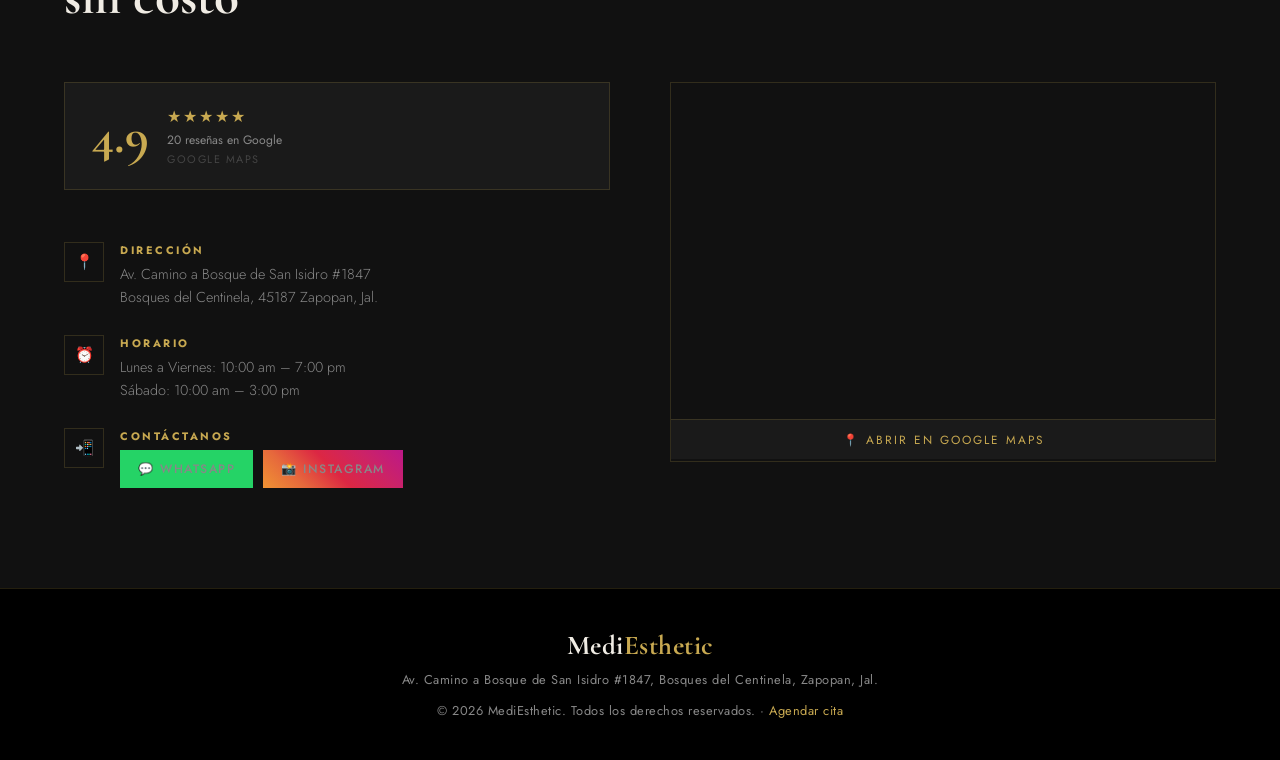
<file: mediesthetic/index.html>
<!DOCTYPE html>
<html lang="es">
<head>
  <meta charset="UTF-8" />
  <meta name="viewport" content="width=device-width, initial-scale=1.0"/>
  <title>MediEsthetic — Medicina Estética Zapopan</title>
  <meta name="description" content="Clínica de medicina estética en Zapopan. Fillers, botox, bichectomía, rinomodelación y más. 4.9 ⭐ en Google."/>
  <link rel="preconnect" href="https://fonts.googleapis.com"/>
  <link href="https://fonts.googleapis.com/css2?family=Cormorant+Garamond:wght@400;600;700&family=Jost:wght@300;400;500;600&display=swap" rel="stylesheet"/>
  <style>
    *, *::before, *::after { box-sizing: border-box; margin: 0; padding: 0; }

    :root {
      --bg:     #080808;
      --bg2:    #111111;
      --bg3:    #1a1a1a;
      --gold:   #c8a951;
      --gold2:  #e2c47a;
      --white:  #f0ece4;
      --gray:   #888888;
      --border: rgba(200,169,81,0.18);
    }

    html { scroll-behavior: smooth; }
    body { font-family: 'Jost', sans-serif; background: var(--bg); color: var(--white); overflow-x: hidden; }

    /* NAV */
    nav {
      position: fixed; top: 0; left: 0; width: 100%; z-index: 100;
      display: flex; align-items: center; justify-content: space-between;
      padding: 18px 5%;
      background: rgba(8,8,8,0.95);
      backdrop-filter: blur(16px);
      border-bottom: 1px solid var(--border);
    }
    .nav-logo { font-family: 'Cormorant Garamond', serif; font-size: 1.55rem; font-weight: 700; color: var(--white); letter-spacing: 1px; text-decoration: none; }
    .nav-logo span { color: var(--gold); }
    .nav-links { display: flex; gap: 32px; list-style: none; }
    .nav-links a { text-decoration: none; font-size: 0.8rem; font-weight: 400; letter-spacing: 2px; text-transform: uppercase; color: var(--gray); transition: color .3s; }
    .nav-links a:hover { color: var(--gold); }
    .nav-cta { background: transparent; color: var(--gold); padding: 9px 22px; border: 1px solid var(--gold); font-size: 0.78rem; letter-spacing: 2px; text-transform: uppercase; text-decoration: none; font-weight: 500; transition: all .3s; }
    .nav-cta:hover { background: var(--gold); color: #000; }

    /* HERO */
    .hero {
      min-height: 100vh; display: flex; align-items: center;
      padding: 120px 5% 80px;
      background: radial-gradient(ellipse at 70% 50%, rgba(200,169,81,0.05) 0%, transparent 60%), var(--bg);
      position: relative; overflow: hidden;
    }
    .hero::before {
      content: ''; position: absolute; right: 8%; top: 50%; transform: translateY(-50%);
      width: 420px; height: 420px; border-radius: 50%;
      border: 1px solid var(--border);
    }
    .hero::after {
      content: ''; position: absolute; right: 10%; top: 50%; transform: translateY(-50%);
      width: 280px; height: 280px; border-radius: 50%;
      border: 1px solid var(--border);
    }
    .hero-content { max-width: 620px; position: relative; z-index: 1; }
    .hero-badge {
      display: inline-flex; align-items: center; gap: 8px;
      border: 1px solid var(--border); padding: 7px 16px; margin-bottom: 28px;
      font-size: 0.75rem; color: var(--gray); letter-spacing: 2px; text-transform: uppercase;
    }
    .stars { color: var(--gold); letter-spacing: 2px; }
    .hero-divider { width: 48px; height: 1px; background: var(--gold); margin-bottom: 24px; opacity: 0.6; }
    .hero h1 {
      font-family: 'Cormorant Garamond', serif;
      font-size: clamp(3.2rem, 7vw, 5.8rem); font-weight: 700; line-height: 1.02;
      margin-bottom: 22px; color: var(--white);
    }
    .hero h1 em { color: var(--gold); font-style: normal; }
    .hero p { font-size: 1rem; color: var(--gray); line-height: 1.8; margin-bottom: 44px; max-width: 460px; font-weight: 300; }
    .hero-btns { display: flex; gap: 14px; flex-wrap: wrap; }
    .btn-primary { background: var(--gold); color: #000; padding: 14px 32px; font-size: 0.8rem; letter-spacing: 2px; text-transform: uppercase; text-decoration: none; font-weight: 600; transition: all .3s; display: inline-flex; align-items: center; gap: 8px; }
    .btn-primary:hover { background: var(--gold2); transform: translateY(-2px); }
    .btn-secondary { background: transparent; color: var(--white); padding: 14px 32px; border: 1px solid rgba(240,236,228,0.25); font-size: 0.8rem; letter-spacing: 2px; text-transform: uppercase; text-decoration: none; font-weight: 400; transition: all .3s; }
    .btn-secondary:hover { border-color: var(--gold); color: var(--gold); }

    /* STATS */
    .stats {
      background: var(--bg2); border-top: 1px solid var(--border); border-bottom: 1px solid var(--border);
      display: grid; grid-template-columns: repeat(3, 1fr); text-align: center; padding: 48px 5%;
    }
    .stat { padding: 18px; border-right: 1px solid var(--border); }
    .stat:last-child { border-right: none; }
    .stat-num { font-family: 'Cormorant Garamond', serif; font-size: 3rem; font-weight: 700; color: var(--gold); display: block; }
    .stat-label { font-size: 0.72rem; letter-spacing: 2.5px; text-transform: uppercase; color: var(--gray); margin-top: 6px; }

    /* SECTIONS */
    section { padding: 100px 5%; }
    .section-tag { display: inline-block; font-size: 0.7rem; letter-spacing: 3.5px; text-transform: uppercase; color: var(--gold); font-weight: 500; margin-bottom: 14px; }
    .section-title { font-family: 'Cormorant Garamond', serif; font-size: clamp(2rem, 4vw, 3.2rem); font-weight: 700; line-height: 1.12; margin-bottom: 16px; color: var(--white); }
    .section-sub { font-size: 0.93rem; color: var(--gray); line-height: 1.75; max-width: 520px; font-weight: 300; }

    /* SERVICIOS */
    #servicios { background: var(--bg2); }
    .services-header { margin-bottom: 56px; }
    .services-grid {
      display: grid; grid-template-columns: repeat(auto-fill, minmax(280px, 1fr));
      gap: 1px; background: var(--border); border: 1px solid var(--border);
    }
    .service-card { background: var(--bg2); padding: 36px 30px; transition: background .3s; position: relative; overflow: hidden; }
    .service-card::before { content: ''; position: absolute; top: 0; left: 0; width: 0; height: 1px; background: var(--gold); transition: width .4s; }
    .service-card:hover { background: var(--bg3); }
    .service-card:hover::before { width: 100%; }
    .service-icon { font-size: 1.9rem; margin-bottom: 16px; opacity: 0.8; }
    .service-name { font-family: 'Cormorant Garamond', serif; font-size: 1.3rem; font-weight: 600; color: var(--white); margin-bottom: 10px; }
    .service-desc { font-size: 0.87rem; color: var(--gray); line-height: 1.65; font-weight: 300; }

    /* RESULTADOS */
    #resultados { background: var(--bg); }
    .results-grid { display: grid; grid-template-columns: 1fr 1fr; gap: 60px; align-items: center; margin-top: 56px; }
    .results-list { display: flex; flex-direction: column; gap: 28px; }
    .result-item { display: flex; gap: 20px; align-items: flex-start; padding-bottom: 28px; border-bottom: 1px solid rgba(200,169,81,0.08); }
    .result-item:last-child { border-bottom: none; padding-bottom: 0; }
    .result-num { font-family: 'Cormorant Garamond', serif; font-size: 2.2rem; font-weight: 700; color: var(--gold); line-height: 1; min-width: 55px; opacity: 0.5; }
    .result-text h4 { font-size: 0.92rem; font-weight: 600; margin-bottom: 5px; color: var(--white); letter-spacing: 0.3px; }
    .result-text p { font-size: 0.85rem; color: var(--gray); font-weight: 300; line-height: 1.65; }
    .results-testimonial { background: var(--bg2); color: var(--white); padding: 48px 40px; border: 1px solid var(--border); position: relative; }
    .results-testimonial::before { content: '"'; font-family: 'Cormorant Garamond', serif; font-size: 7rem; line-height: 1; color: var(--gold); position: absolute; top: 12px; left: 28px; opacity: 0.2; }
    .testimonial-text { font-family: 'Cormorant Garamond', serif; font-size: 1.35rem; line-height: 1.65; font-style: italic; color: var(--white); margin-bottom: 28px; padding-top: 36px; }
    .testimonial-stars { color: var(--gold); font-size: 0.95rem; margin-bottom: 8px; letter-spacing: 2px; }
    .testimonial-author { font-size: 0.72rem; letter-spacing: 2.5px; text-transform: uppercase; color: var(--gold); }

    /* CONTACTO */
    #contacto { background: var(--bg2); }
    .contact-grid { display: grid; grid-template-columns: 1fr 1fr; gap: 60px; margin-top: 56px; align-items: start; }
    .contact-info { display: flex; flex-direction: column; gap: 26px; }
    .contact-item { display: flex; gap: 16px; align-items: flex-start; }
    .contact-icon { width: 40px; height: 40px; min-width: 40px; border: 1px solid var(--border); display: flex; align-items: center; justify-content: center; font-size: 0.95rem; }
    .contact-item h4 { font-size: 0.68rem; letter-spacing: 2.5px; text-transform: uppercase; color: var(--gold); margin-bottom: 5px; }
    .contact-item p { font-size: 0.9rem; color: var(--gray); font-weight: 300; line-height: 1.6; }
    .contact-item a { color: var(--gray); text-decoration: none; }
    .contact-item a:hover { color: var(--gold); }
    .social-links { display: flex; gap: 10px; margin-top: 6px; flex-wrap: wrap; }
    .social-btn { display: inline-flex; align-items: center; gap: 7px; padding: 10px 18px; font-size: 0.76rem; letter-spacing: 1.5px; text-transform: uppercase; font-weight: 500; text-decoration: none; transition: all .3s; }
    .social-wa { background: #25D366; color: #000; }
    .social-wa:hover { background: #1fba58; }
    .social-ig { background: linear-gradient(45deg, #f09433, #e6683c, #dc2743, #cc2366, #bc1888); color: #fff; }
    .social-ig:hover { opacity: 0.85; }
    .rating-block { background: var(--bg3); border: 1px solid var(--border); padding: 22px 26px; display: inline-flex; align-items: center; gap: 18px; margin-bottom: 26px; }
    .rating-score { font-family: 'Cormorant Garamond', serif; font-size: 3.2rem; font-weight: 700; color: var(--gold); line-height: 1; }
    .rating-right .stars-row { color: var(--gold); font-size: 1rem; letter-spacing: 2px; }
    .rating-right p { font-size: 0.76rem; color: var(--gray); margin-top: 3px; }
    .google-logo { font-size: 0.68rem; letter-spacing: 1.5px; color: #444; margin-top: 2px; text-transform: uppercase; }
    .map-container { overflow: hidden; border: 1px solid var(--border); height: 380px; }
    .map-container iframe { width: 100%; height: calc(100% - 42px); border: none; display: block; filter: grayscale(100%) invert(88%) contrast(88%) brightness(0.85); }
    .map-link { display: block; text-align: center; padding: 11px; background: var(--bg3); color: var(--gold); font-size: 0.74rem; letter-spacing: 2px; text-decoration: none; text-transform: uppercase; border-top: 1px solid var(--border); transition: all .3s; }
    .map-link:hover { background: var(--gold); color: #000; }

    /* FOOTER */
    footer { background: #000; color: var(--gray); text-align: center; padding: 40px 5%; font-size: 0.8rem; letter-spacing: 0.5px; border-top: 1px solid var(--border); }
    .footer-logo { font-family: 'Cormorant Garamond', serif; font-size: 1.7rem; color: var(--white); font-weight: 700; display: block; margin-bottom: 8px; }
    .footer-logo span { color: var(--gold); }
    footer p { margin-top: 12px; }
    footer a { color: var(--gold); text-decoration: none; }

    /* WHATSAPP FLOAT */
    .wa-float {
      position: fixed; bottom: 26px; right: 26px; z-index: 200;
      width: 54px; height: 54px; border-radius: 50%;
      background: #25D366; display: flex; align-items: center; justify-content: center;
      box-shadow: 0 4px 20px rgba(37,211,102,0.4);
      text-decoration: none; font-size: 1.5rem;
      transition: transform .3s; animation: pulse 2.5s infinite;
    }
    .wa-float:hover { transform: scale(1.1); }
    @keyframes pulse {
      0%, 100% { box-shadow: 0 4px 20px rgba(37,211,102,0.4); }
      50% { box-shadow: 0 4px 32px rgba(37,211,102,0.65); }
    }

    /* RESPONSIVE */
    @media (max-width: 768px) {
      .nav-links { display: none; }
      .stats { grid-template-columns: 1fr; }
      .stat { border-right: none; border-bottom: 1px solid var(--border); }
      .stat:last-child { border-bottom: none; }
      .results-grid, .contact-grid { grid-template-columns: 1fr; }
      .hero::before, .hero::after { display: none; }
    }
  </style>
</head>
<body>

<nav>
  <a href="#inicio" class="nav-logo">Medi<span>Esthetic</span></a>
  <ul class="nav-links">
    <li><a href="#servicios">Servicios</a></li>
    <li><a href="#resultados">Nosotros</a></li>
    <li><a href="#contacto">Contacto</a></li>
  </ul>
  <a href="https://wa.me/52XXXXXXXXXX?text=Hola,%20me%20gustaría%20información%20sobre%20sus%20tratamientos" class="nav-cta" target="_blank">Agendar cita</a>
</nav>

<section class="hero" id="inicio">
  <div class="hero-content">
    <div class="hero-badge">
      <span class="stars">★★★★★</span>
      4.9 en Google · 20 reseñas
    </div>
    <div class="hero-divider"></div>
    <h1>Tu mejor<br/><em>versión</em><br/>te espera.</h1>
    <p>Medicina estética de alta precisión en Zapopan. Tratamientos personalizados para realzar tu belleza natural con resultados visibles desde la primera sesión.</p>
    <div class="hero-btns">
      <a href="https://wa.me/52XXXXXXXXXX?text=Hola,%20quiero%20agendar%20una%20cita" class="btn-primary" target="_blank">💬 Agendar por WhatsApp</a>
      <a href="#servicios" class="btn-secondary">Ver tratamientos</a>
    </div>
  </div>
</section>

<div class="stats">
  <div class="stat"><span class="stat-num">4.9★</span><span class="stat-label">Calificación Google</span></div>
  <div class="stat"><span class="stat-num">+500</span><span class="stat-label">Pacientes satisfechos</span></div>
  <div class="stat"><span class="stat-num">100%</span><span class="stat-label">Resultados naturales</span></div>
</div>

<section id="servicios">
  <div class="services-header">
    <span class="section-tag">Tratamientos</span>
    <h2 class="section-title">Lo que podemos<br/>hacer por ti</h2>
    <p class="section-sub">Cada tratamiento está diseñado para resultados naturales y duraderos, aplicado por médicos certificados con técnicas de vanguardia.</p>
  </div>
  <div class="services-grid">
    <div class="service-card">
      <div class="service-icon">💉</div>
      <div class="service-name">Rellenos de Ácido Hialurónico</div>
      <div class="service-desc">Fillers para labios, pómulos, ojeras y surcos. Resultados inmediatos con aspecto completamente natural.</div>
    </div>
    <div class="service-card">
      <div class="service-icon">✨</div>
      <div class="service-name">Toxina Botulínica (Botox)</div>
      <div class="service-desc">Reduce líneas de expresión en frente, entrecejo y patas de gallo. Sin cirugía, sin tiempo de recuperación.</div>
    </div>
    <div class="service-card">
      <div class="service-icon">🌸</div>
      <div class="service-name">Bichectomía</div>
      <div class="service-desc">Definición del óvalo facial mediante la reducción de las bolsas de Bichat. Rostro más estilizado y armónico.</div>
    </div>
    <div class="service-card">
      <div class="service-icon">👃</div>
      <div class="service-name">Rinomodelación</div>
      <div class="service-desc">Corrección no quirúrgica de la nariz con ácido hialurónico. Sin cirugía, sin anestesia general.</div>
    </div>
    <div class="service-card">
      <div class="service-icon">💋</div>
      <div class="service-name">Perfilado de Labios</div>
      <div class="service-desc">Volumen, definición y simetría labial con técnica de resultado ultra natural. El favorito de nuestras pacientes.</div>
    </div>
    <div class="service-card">
      <div class="service-icon">🌟</div>
      <div class="service-name">Skinbooster / Hidratación</div>
      <div class="service-desc">Microinyecciones de ácido hialurónico para una piel luminosa, hidratada y rejuvenecida desde adentro.</div>
    </div>
    <div class="service-card">
      <div class="service-icon">🧵</div>
      <div class="service-name">Hilos Tensores</div>
      <div class="service-desc">Lifting facial sin bisturí. Reposicionamiento de tejidos y estimulación de colágeno para un efecto natural.</div>
    </div>
    <div class="service-card">
      <div class="service-icon">⚡</div>
      <div class="service-name">Radiofrecuencia Facial</div>
      <div class="service-desc">Tecnología de última generación para tensar piel, reducir papada y estimular colágeno sin agujas.</div>
    </div>
  </div>
</section>

<section id="resultados">
  <span class="section-tag">¿Por qué elegirnos?</span>
  <h2 class="section-title">Medicina estética<br/>con respaldo real</h2>
  <div class="results-grid">
    <div class="results-list">
      <div class="result-item">
        <div class="result-num">01</div>
        <div class="result-text">
          <h4>Médicos certificados</h4>
          <p>Todo nuestro equipo cuenta con especialización en medicina estética y actualización constante en técnicas internacionales.</p>
        </div>
      </div>
      <div class="result-item">
        <div class="result-num">02</div>
        <div class="result-text">
          <h4>Productos de primera calidad</h4>
          <p>Utilizamos únicamente marcas premium con registro sanitario oficial. Sin atajos, sin productos de dudosa procedencia.</p>
        </div>
      </div>
      <div class="result-item">
        <div class="result-num">03</div>
        <div class="result-text">
          <h4>Valoración previa sin costo</h4>
          <p>Antes de cualquier procedimiento hacemos una consulta personalizada para diseñar el plan ideal para tu caso.</p>
        </div>
      </div>
      <div class="result-item">
        <div class="result-num">04</div>
        <div class="result-text">
          <h4>Resultados naturales garantizados</h4>
          <p>Nuestro objetivo es que luzcas como la mejor versión de ti, no que se note que "te hiciste algo".</p>
        </div>
      </div>
    </div>
    <div class="results-testimonial">
      <p class="testimonial-text">Vine con muchas dudas para el relleno de labios y salí enamorada del resultado. Súper natural, exactamente lo que quería. Ya tengo cita para los pómulos.</p>
      <div class="testimonial-stars">★★★★★</div>
      <div class="testimonial-author">— Sofía R., paciente verificada</div>
    </div>
  </div>
</section>

<section id="contacto">
  <span class="section-tag">Contacto</span>
  <h2 class="section-title">Agenda tu valoración<br/>sin costo</h2>
  <div class="contact-grid">
    <div class="contact-info">
      <div class="rating-block">
        <div class="rating-score">4.9</div>
        <div class="rating-right">
          <div class="stars-row">★★★★★</div>
          <p>20 reseñas en Google</p>
          <div class="google-logo">Google Maps</div>
        </div>
      </div>
      <div class="contact-item">
        <div class="contact-icon">📍</div>
        <div>
          <h4>Dirección</h4>
          <p>Av. Camino a Bosque de San Isidro #1847<br/>Bosques del Centinela, 45187 Zapopan, Jal.</p>
        </div>
      </div>
      <div class="contact-item">
        <div class="contact-icon">⏰</div>
        <div>
          <h4>Horario</h4>
          <p>Lunes a Viernes: 10:00 am – 7:00 pm<br/>Sábado: 10:00 am – 3:00 pm</p>
        </div>
      </div>
      <div class="contact-item">
        <div class="contact-icon">📲</div>
        <div>
          <h4>Contáctanos</h4>
          <div class="social-links">
            <a href="https://wa.me/52XXXXXXXXXX?text=Hola,%20quiero%20información%20sobre%20sus%20tratamientos" class="social-btn social-wa" target="_blank">💬 WhatsApp</a>
            <a href="https://instagram.com/mediesthetic" class="social-btn social-ig" target="_blank">📸 Instagram</a>
          </div>
        </div>
      </div>
    </div>
    <div class="map-container">
      <iframe
        src="https://www.openstreetmap.org/export/embed.html?bbox=-103.4300%2C20.7100%2C-103.3900%2C20.7400&amp;layer=mapnik&amp;marker=20.7240%2C-103.4131"
        allowfullscreen="" loading="lazy" referrerpolicy="no-referrer">
      </iframe>
      <a href="https://maps.google.com/?q=Av+Camino+a+Bosque+de+San+Isidro+1847+Bosques+del+Centinela+Zapopan+Jalisco" target="_blank" class="map-link">📍 Abrir en Google Maps</a>
    </div>
  </div>
</section>

<footer>
  <span class="footer-logo">Medi<span>Esthetic</span></span>
  Av. Camino a Bosque de San Isidro #1847, Bosques del Centinela, Zapopan, Jal.
  <p>© 2026 MediEsthetic. Todos los derechos reservados. · <a href="https://wa.me/52XXXXXXXXXX" target="_blank">Agendar cita</a></p>
</footer>

<a href="https://wa.me/52XXXXXXXXXX?text=Hola,%20quiero%20información%20sobre%20sus%20tratamientos" class="wa-float" target="_blank" title="WhatsApp">💬</a>

</body>
</html>
</file>
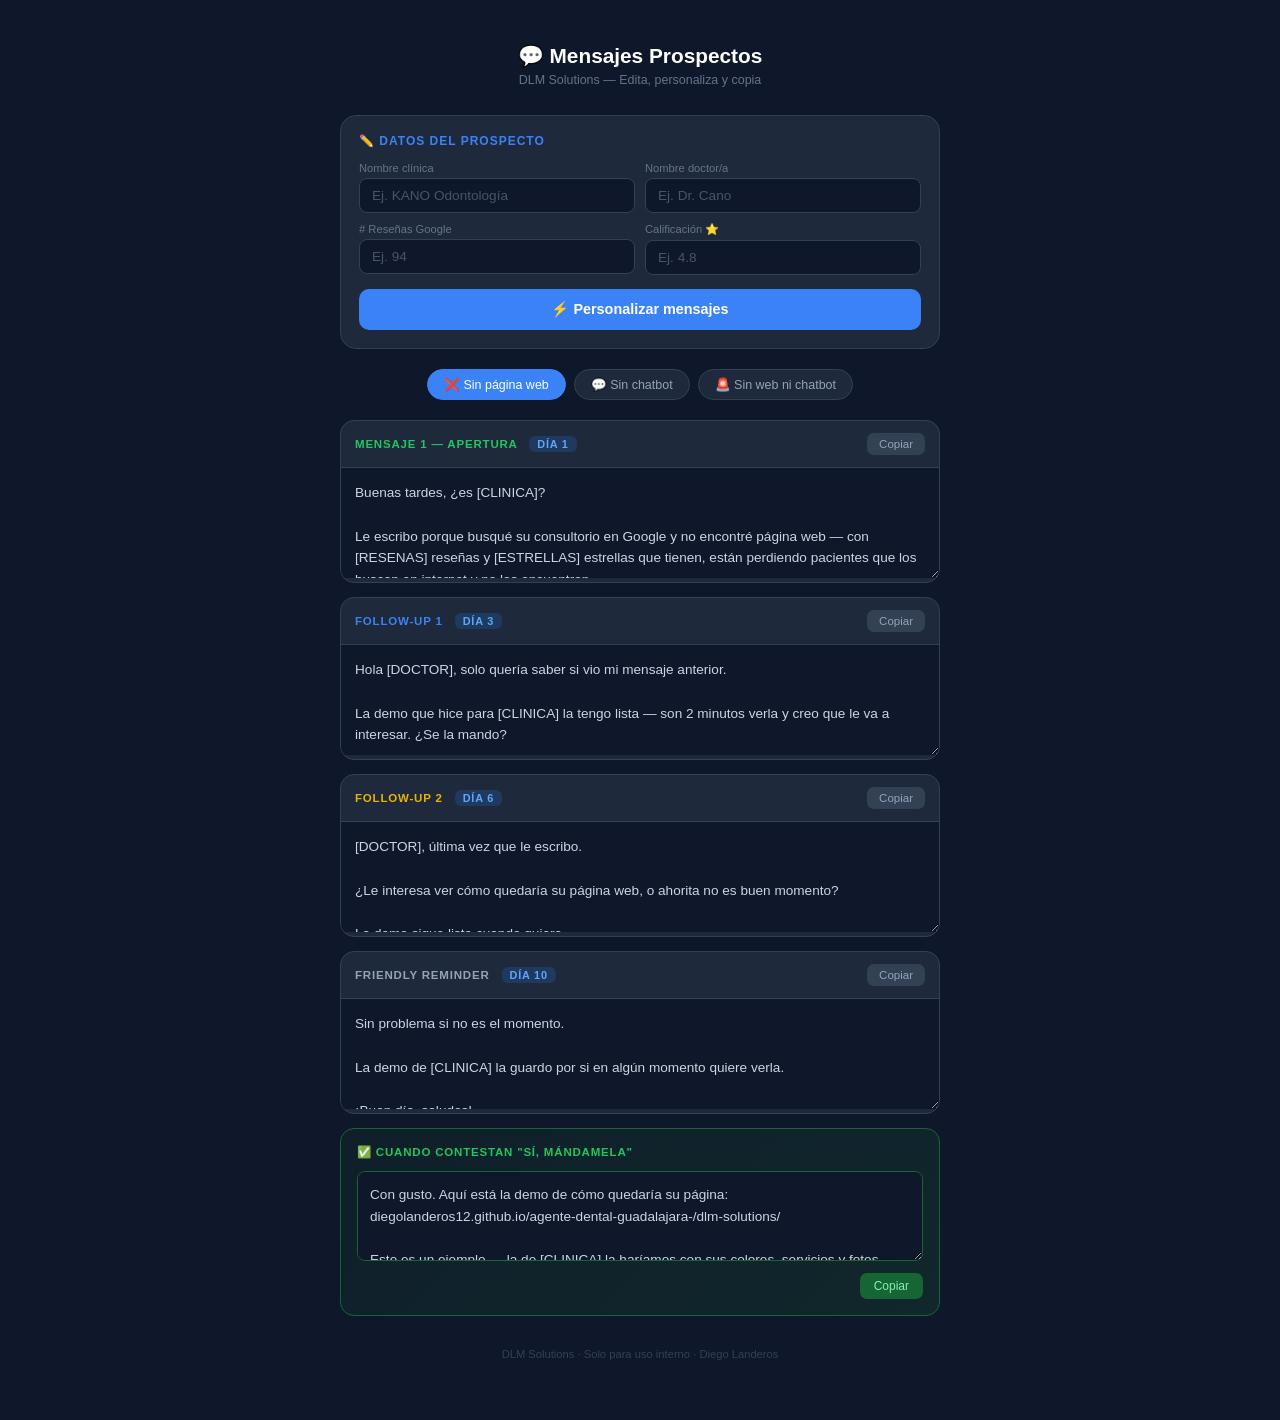
<file: mensajes/index.html>
<!DOCTYPE html>
<html lang="es">
<head>
  <meta charset="UTF-8" />
  <meta name="viewport" content="width=device-width, initial-scale=1.0" />
  <title>Mensajes Prospectos — DLM Solutions</title>
  <style>
    * { box-sizing: border-box; margin: 0; padding: 0; }

    body {
      font-family: -apple-system, BlinkMacSystemFont, 'Segoe UI', Roboto, sans-serif;
      background: #0f172a;
      color: #e2e8f0;
      padding: 20px 16px 60px;
    }

    header {
      text-align: center;
      padding: 24px 0 28px;
    }
    header h1 { font-size: 1.3rem; font-weight: 800; color: #fff; }
    header p { font-size: 0.78rem; color: #64748b; margin-top: 5px; }

    /* Datos del prospecto */
    .datos-card {
      background: #1e293b;
      border: 1px solid #334155;
      border-radius: 16px;
      padding: 18px;
      max-width: 600px;
      margin: 0 auto 20px;
    }
    .datos-card h2 {
      font-size: 0.75rem;
      font-weight: 700;
      text-transform: uppercase;
      letter-spacing: 1px;
      color: #3b82f6;
      margin-bottom: 14px;
    }
    .campos {
      display: grid;
      grid-template-columns: 1fr 1fr;
      gap: 10px;
    }
    .campo label {
      display: block;
      font-size: 0.7rem;
      color: #64748b;
      margin-bottom: 4px;
    }
    .campo input {
      width: 100%;
      background: #0f172a;
      border: 1px solid #334155;
      border-radius: 8px;
      padding: 9px 12px;
      font-size: 0.85rem;
      color: #e2e8f0;
      outline: none;
    }
    .campo input:focus { border-color: #3b82f6; }
    .campo input::placeholder { color: #475569; }

    .btn-personalizar {
      width: 100%;
      margin-top: 14px;
      background: #3b82f6;
      border: none;
      border-radius: 10px;
      padding: 12px;
      font-size: 0.9rem;
      font-weight: 700;
      color: white;
      cursor: pointer;
      transition: background 0.15s;
    }
    .btn-personalizar:hover { background: #2563eb; }

    /* Tabs */
    .tabs {
      display: flex;
      gap: 8px;
      flex-wrap: wrap;
      justify-content: center;
      margin-bottom: 20px;
      max-width: 600px;
      margin-left: auto;
      margin-right: auto;
    }
    .tab {
      background: #1e293b;
      border: 1px solid #334155;
      border-radius: 20px;
      padding: 7px 16px;
      font-size: 0.78rem;
      color: #94a3b8;
      cursor: pointer;
      transition: all 0.15s;
      text-align: center;
    }
    .tab.active, .tab:hover {
      background: #3b82f6;
      border-color: #3b82f6;
      color: white;
    }

    /* Secciones */
    .seccion {
      display: none;
      max-width: 600px;
      margin: 0 auto;
      flex-direction: column;
      gap: 14px;
    }
    .seccion.active { display: flex; }

    /* Tarjeta de mensaje */
    .msg-card {
      background: #1e293b;
      border: 1px solid #334155;
      border-radius: 14px;
      overflow: hidden;
    }
    .msg-header {
      display: flex;
      align-items: center;
      justify-content: space-between;
      padding: 12px 14px;
      border-bottom: 1px solid #334155;
    }
    .msg-label {
      font-size: 0.72rem;
      font-weight: 700;
      text-transform: uppercase;
      letter-spacing: 0.8px;
    }
    .msg-label.verde { color: #22c55e; }
    .msg-label.azul { color: #3b82f6; }
    .msg-label.amarillo { color: #eab308; }
    .msg-label.gris { color: #94a3b8; }

    .btn-copy {
      background: #334155;
      border: none;
      border-radius: 7px;
      padding: 5px 12px;
      font-size: 0.72rem;
      color: #94a3b8;
      cursor: pointer;
      transition: all 0.15s;
    }
    .btn-copy:hover { background: #22c55e; color: #fff; }
    .btn-copy.copied { background: #22c55e; color: #fff; }

    .msg-body textarea {
      width: 100%;
      background: #0f172a;
      border: none;
      padding: 14px;
      font-size: 0.85rem;
      color: #cbd5e1;
      line-height: 1.6;
      resize: vertical;
      min-height: 110px;
      outline: none;
      font-family: inherit;
    }

    .dia-badge {
      font-size: 0.68rem;
      background: #1e3a5f;
      color: #60a5fa;
      border-radius: 6px;
      padding: 2px 8px;
      margin-left: 8px;
    }

    /* Bloque de respuesta */
    .respuesta-card {
      background: linear-gradient(135deg, #14532d22, #14532d44);
      border: 1px solid #166534;
      border-radius: 14px;
      padding: 16px;
    }
    .respuesta-card h3 {
      font-size: 0.72rem;
      font-weight: 700;
      text-transform: uppercase;
      letter-spacing: 0.8px;
      color: #22c55e;
      margin-bottom: 12px;
    }
    .respuesta-card textarea {
      width: 100%;
      background: #0f172a;
      border: 1px solid #166534;
      border-radius: 8px;
      padding: 12px;
      font-size: 0.85rem;
      color: #cbd5e1;
      line-height: 1.6;
      resize: vertical;
      min-height: 90px;
      outline: none;
      font-family: inherit;
      margin-bottom: 8px;
    }
    .respuesta-card textarea:focus { border-color: #22c55e; }
    .btn-copy-resp {
      background: #166534;
      border: none;
      border-radius: 7px;
      padding: 6px 14px;
      font-size: 0.75rem;
      color: #86efac;
      cursor: pointer;
      transition: all 0.15s;
      float: right;
    }
    .btn-copy-resp:hover { background: #22c55e; color: #fff; }

    .footer {
      text-align: center;
      margin-top: 32px;
      font-size: 0.7rem;
      color: #334155;
    }

    .clearfix::after { content: ''; display: block; clear: both; }
  </style>
</head>
<body>

<header>
  <h1>💬 Mensajes Prospectos</h1>
  <p>DLM Solutions — Edita, personaliza y copia</p>
</header>

<!-- Datos del prospecto -->
<div class="datos-card">
  <h2>✏️ Datos del prospecto</h2>
  <div class="campos">
    <div class="campo">
      <label>Nombre clínica</label>
      <input type="text" id="clinica" placeholder="Ej. KANO Odontología" />
    </div>
    <div class="campo">
      <label>Nombre doctor/a</label>
      <input type="text" id="doctor" placeholder="Ej. Dr. Cano" />
    </div>
    <div class="campo">
      <label># Reseñas Google</label>
      <input type="text" id="resenas" placeholder="Ej. 94" />
    </div>
    <div class="campo">
      <label>Calificación ⭐</label>
      <input type="text" id="estrellas" placeholder="Ej. 4.8" />
    </div>
  </div>
  <button class="btn-personalizar" onclick="personalizar()">⚡ Personalizar mensajes</button>
</div>

<!-- Tabs -->
<div class="tabs">
  <div class="tab active" onclick="showTab('sinweb', this)">❌ Sin página web</div>
  <div class="tab" onclick="showTab('sinchat', this)">💬 Sin chatbot</div>
  <div class="tab" onclick="showTab('sinambos', this)">🚨 Sin web ni chatbot</div>
</div>

<!-- ==================== SIN WEB ==================== -->
<div class="seccion active" id="sinweb">

  <div class="msg-card">
    <div class="msg-header">
      <span class="msg-label verde">Mensaje 1 — Apertura <span class="dia-badge">Día 1</span></span>
      <button class="btn-copy" onclick="copiar(this, 'sw1')">Copiar</button>
    </div>
    <div class="msg-body">
      <textarea id="sw1">Buenas tardes, ¿es [CLINICA]?

Le escribo porque busqué su consultorio en Google y no encontré página web — con [RESENAS] reseñas y [ESTRELLAS] estrellas que tienen, están perdiendo pacientes que los buscan en internet y no los encuentran.

Les hice una demo de cómo se vería su página web. ¿Gusta que se la mande?</textarea>
    </div>
  </div>

  <div class="msg-card">
    <div class="msg-header">
      <span class="msg-label azul">Follow-up 1 <span class="dia-badge">Día 3</span></span>
      <button class="btn-copy" onclick="copiar(this, 'sw2')">Copiar</button>
    </div>
    <div class="msg-body">
      <textarea id="sw2">Hola [DOCTOR], solo quería saber si vio mi mensaje anterior.

La demo que hice para [CLINICA] la tengo lista — son 2 minutos verla y creo que le va a interesar. ¿Se la mando?</textarea>
    </div>
  </div>

  <div class="msg-card">
    <div class="msg-header">
      <span class="msg-label amarillo">Follow-up 2 <span class="dia-badge">Día 6</span></span>
      <button class="btn-copy" onclick="copiar(this, 'sw3')">Copiar</button>
    </div>
    <div class="msg-body">
      <textarea id="sw3">[DOCTOR], última vez que le escribo.

¿Le interesa ver cómo quedaría su página web, o ahorita no es buen momento?

La demo sigue lista cuando quiera.</textarea>
    </div>
  </div>

  <div class="msg-card">
    <div class="msg-header">
      <span class="msg-label gris">Friendly reminder <span class="dia-badge">Día 10</span></span>
      <button class="btn-copy" onclick="copiar(this, 'sw4')">Copiar</button>
    </div>
    <div class="msg-body">
      <textarea id="sw4">Sin problema si no es el momento.

La demo de [CLINICA] la guardo por si en algún momento quiere verla.

¡Buen día, saludos!</textarea>
    </div>
  </div>

  <div class="respuesta-card">
    <h3>✅ Cuando contestan "sí, mándamela"</h3>
    <textarea id="sw_resp">Con gusto. Aquí está la demo de cómo quedaría su página:
diegolanderos12.github.io/agente-dental-guadalajara-/dlm-solutions/

Este es un ejemplo — la de [CLINICA] la haríamos con sus colores, servicios y fotos. ¿Tiene 15 minutos esta semana para que le explique cómo funciona?</textarea>
    <div class="clearfix">
      <button class="btn-copy-resp" onclick="copiar(this, 'sw_resp')">Copiar</button>
    </div>
  </div>

</div>

<!-- ==================== SIN CHATBOT ==================== -->
<div class="seccion" id="sinchat">

  <div class="msg-card">
    <div class="msg-header">
      <span class="msg-label verde">Mensaje 1 — Apertura <span class="dia-badge">Día 1</span></span>
      <button class="btn-copy" onclick="copiar(this, 'sc1')">Copiar</button>
    </div>
    <div class="msg-body">
      <textarea id="sc1">Buenas tardes, ¿es [CLINICA]?

Vi que tienen [RESENAS] reseñas en Google — eso significa mucho flujo de pacientes. Los mensajes de WhatsApp que quedan sin respuesta mientras atienden se convierten en pacientes que llaman al siguiente.

Les hice una demo de cómo funcionaría un asistente de WhatsApp para su consultorio. ¿Gusta que se la mande?</textarea>
    </div>
  </div>

  <div class="msg-card">
    <div class="msg-header">
      <span class="msg-label azul">Follow-up 1 <span class="dia-badge">Día 3</span></span>
      <button class="btn-copy" onclick="copiar(this, 'sc2')">Copiar</button>
    </div>
    <div class="msg-body">
      <textarea id="sc2">Hola [DOCTOR], ¿vio mi mensaje?

La demo del asistente para [CLINICA] está lista — responde pacientes 24/7 aunque estén con alguien en el consultorio. ¿Se la mando?</textarea>
    </div>
  </div>

  <div class="msg-card">
    <div class="msg-header">
      <span class="msg-label amarillo">Follow-up 2 <span class="dia-badge">Día 6</span></span>
      <button class="btn-copy" onclick="copiar(this, 'sc3')">Copiar</button>
    </div>
    <div class="msg-body">
      <textarea id="sc3">[DOCTOR], última vez que le escribo.

¿Le interesa ver cómo funciona el asistente de WhatsApp, o ahorita no es buen momento?</textarea>
    </div>
  </div>

  <div class="msg-card">
    <div class="msg-header">
      <span class="msg-label gris">Friendly reminder <span class="dia-badge">Día 10</span></span>
      <button class="btn-copy" onclick="copiar(this, 'sc4')">Copiar</button>
    </div>
    <div class="msg-body">
      <textarea id="sc4">Sin problema si no es el momento.

Por si acaso, cuando quiera ver la demo aquí estoy.

¡Saludos!</textarea>
    </div>
  </div>

  <div class="respuesta-card">
    <h3>✅ Cuando contestan "sí, mándamela"</h3>
    <textarea id="sc_resp">Con gusto. Aquí está la demo:
diegolanderos12.github.io/agente-dental-guadalajara-/demo-kano/

Así respondería el asistente a los pacientes de [CLINICA], a cualquier hora. ¿Tiene 15 minutos esta semana para que lo vea en vivo desde su celular?</textarea>
    <div class="clearfix">
      <button class="btn-copy-resp" onclick="copiar(this, 'sc_resp')">Copiar</button>
    </div>
  </div>

</div>

<!-- ==================== SIN WEB NI CHATBOT ==================== -->
<div class="seccion" id="sinambos">

  <div class="msg-card">
    <div class="msg-header">
      <span class="msg-label verde">Mensaje 1 — Apertura <span class="dia-badge">Día 1</span></span>
      <button class="btn-copy" onclick="copiar(this, 'sa1')">Copiar</button>
    </div>
    <div class="msg-body">
      <textarea id="sa1">Buenas tardes, ¿es [CLINICA]?

Busqué su consultorio en Google y vi que no tienen página web — con [RESENAS] reseñas y [ESTRELLAS] estrellas, están perdiendo dos tipos de pacientes: los que los buscan en Google y no los encuentran, y los que les mandan WhatsApp y no reciben respuesta rápido.

Les hice una demo de cómo quedaría su página web con asistente de WhatsApp incluido. ¿Gusta que se la mande?</textarea>
    </div>
  </div>

  <div class="msg-card">
    <div class="msg-header">
      <span class="msg-label azul">Follow-up 1 <span class="dia-badge">Día 3</span></span>
      <button class="btn-copy" onclick="copiar(this, 'sa2')">Copiar</button>
    </div>
    <div class="msg-body">
      <textarea id="sa2">Hola [DOCTOR], ¿vio mi mensaje?

Tengo lista la demo para [CLINICA] — página web profesional y asistente de WhatsApp que responde solo. Son 2 minutos verla. ¿Se la mando?</textarea>
    </div>
  </div>

  <div class="msg-card">
    <div class="msg-header">
      <span class="msg-label amarillo">Follow-up 2 <span class="dia-badge">Día 6</span></span>
      <button class="btn-copy" onclick="copiar(this, 'sa3')">Copiar</button>
    </div>
    <div class="msg-body">
      <textarea id="sa3">[DOCTOR], última vez que le escribo.

¿Le interesa ver la demo de página web + asistente de WhatsApp para [CLINICA], o ahorita no es buen momento?</textarea>
    </div>
  </div>

  <div class="msg-card">
    <div class="msg-header">
      <span class="msg-label gris">Friendly reminder <span class="dia-badge">Día 10</span></span>
      <button class="btn-copy" onclick="copiar(this, 'sa4')">Copiar</button>
    </div>
    <div class="msg-body">
      <textarea id="sa4">Sin problema si no es el momento.

La demo de [CLINICA] sigue aquí cuando quieran verla.

¡Saludos, buen día!</textarea>
    </div>
  </div>

  <div class="respuesta-card">
    <h3>✅ Cuando contestan "sí, mándamela"</h3>
    <textarea id="sa_resp">Con gusto. Aquí están las dos demos:

🌐 Página web:
diegolanderos12.github.io/agente-dental-guadalajara-/dlm-solutions/

💬 Asistente de WhatsApp:
diegolanderos12.github.io/agente-dental-guadalajara-/demo-kano/

Las dos juntas en un solo paquete salen más baratas que separadas. ¿Tiene 15 minutos esta semana para que le explique cómo funciona todo?</textarea>
    <div class="clearfix">
      <button class="btn-copy-resp" onclick="copiar(this, 'sa_resp')">Copiar</button>
    </div>
  </div>

</div>

<div class="footer">DLM Solutions · Solo para uso interno · Diego Landeros</div>

<script>
  const defaults = {
    sw1: `Buenas tardes, ¿es [CLINICA]?\n\nLe escribo porque busqué su consultorio en Google y no encontré página web — con [RESENAS] reseñas y [ESTRELLAS] estrellas que tienen, están perdiendo pacientes que los buscan en internet y no los encuentran.\n\nLes hice una demo de cómo se vería su página web. ¿Gusta que se la mande?`,
    sw2: `Hola [DOCTOR], solo quería saber si vio mi mensaje anterior.\n\nLa demo que hice para [CLINICA] la tengo lista — son 2 minutos verla y creo que le va a interesar. ¿Se la mando?`,
    sw3: `[DOCTOR], última vez que le escribo.\n\n¿Le interesa ver cómo quedaría su página web, o ahorita no es buen momento?\n\nLa demo sigue lista cuando quiera.`,
    sw4: `Sin problema si no es el momento.\n\nLa demo de [CLINICA] la guardo por si en algún momento quiere verla.\n\n¡Buen día, saludos!`,
    sw_resp: `Con gusto. Aquí está la demo de cómo quedaría su página:\ndiegolanderos12.github.io/agente-dental-guadalajara-/dlm-solutions/\n\nEste es un ejemplo — la de [CLINICA] la haríamos con sus colores, servicios y fotos. ¿Tiene 15 minutos esta semana para que le explique cómo funciona?`,
    sc1: `Buenas tardes, ¿es [CLINICA]?\n\nVi que tienen [RESENAS] reseñas en Google — eso significa mucho flujo de pacientes. Los mensajes de WhatsApp que quedan sin respuesta mientras atienden se convierten en pacientes que llaman al siguiente.\n\nLes hice una demo de cómo funcionaría un asistente de WhatsApp para su consultorio. ¿Gusta que se la mande?`,
    sc2: `Hola [DOCTOR], ¿vio mi mensaje?\n\nLa demo del asistente para [CLINICA] está lista — responde pacientes 24/7 aunque estén con alguien en el consultorio. ¿Se la mando?`,
    sc3: `[DOCTOR], última vez que le escribo.\n\n¿Le interesa ver cómo funciona el asistente de WhatsApp, o ahorita no es buen momento?`,
    sc4: `Sin problema si no es el momento.\n\nPor si acaso, cuando quiera ver la demo aquí estoy.\n\n¡Saludos!`,
    sc_resp: `Con gusto. Aquí está la demo:\ndiegolanderos12.github.io/agente-dental-guadalajara-/demo-kano/\n\nAsí respondería el asistente a los pacientes de [CLINICA], a cualquier hora. ¿Tiene 15 minutos esta semana para que lo vea en vivo desde su celular?`,
    sa1: `Buenas tardes, ¿es [CLINICA]?\n\nBusqué su consultorio en Google y vi que no tienen página web — con [RESENAS] reseñas y [ESTRELLAS] estrellas, están perdiendo dos tipos de pacientes: los que los buscan en Google y no los encuentran, y los que les mandan WhatsApp y no reciben respuesta rápido.\n\nLes hice una demo de cómo quedaría su página web con asistente de WhatsApp incluido. ¿Gusta que se la mande?`,
    sa2: `Hola [DOCTOR], ¿vio mi mensaje?\n\nTengo lista la demo para [CLINICA] — página web profesional y asistente de WhatsApp que responde solo. Son 2 minutos verla. ¿Se la mando?`,
    sa3: `[DOCTOR], última vez que le escribo.\n\n¿Le interesa ver la demo de página web + asistente de WhatsApp para [CLINICA], o ahorita no es buen momento?`,
    sa4: `Sin problema si no es el momento.\n\nLa demo de [CLINICA] sigue aquí cuando quieran verla.\n\n¡Saludos, buen día!`,
    sa_resp: `Con gusto. Aquí están las dos demos:\n\n🌐 Página web:\ndiegolanderos12.github.io/agente-dental-guadalajara-/dlm-solutions/\n\n💬 Asistente de WhatsApp:\ndiegolanderos12.github.io/agente-dental-guadalajara-/demo-kano/\n\nLas dos juntas en un solo paquete salen más baratas que separadas. ¿Tiene 15 minutos esta semana para que le explique cómo funciona todo?`
  };

  function personalizar() {
    const clinica   = document.getElementById('clinica').value.trim()   || '[CLINICA]';
    const doctor    = document.getElementById('doctor').value.trim()    || '[DOCTOR]';
    const resenas   = document.getElementById('resenas').value.trim()   || '[RESENAS]';
    const estrellas = document.getElementById('estrellas').value.trim() || '[ESTRELLAS]';

    Object.keys(defaults).forEach(id => {
      const el = document.getElementById(id);
      if (!el) return;
      let txt = defaults[id];
      txt = txt.replaceAll('[CLINICA]',   clinica);
      txt = txt.replaceAll('[DOCTOR]',    doctor);
      txt = txt.replaceAll('[RESENAS]',   resenas);
      txt = txt.replaceAll('[ESTRELLAS]', estrellas);
      el.value = txt;
    });
  }

  function copiar(btn, id) {
    const el = document.getElementById(id);
    navigator.clipboard.writeText(el.value).then(() => {
      btn.textContent = '✓ Copiado';
      btn.classList.add('copied');
      setTimeout(() => {
        btn.textContent = 'Copiar';
        btn.classList.remove('copied');
      }, 2000);
    });
  }

  function showTab(id, el) {
    document.querySelectorAll('.seccion').forEach(s => s.classList.remove('active'));
    document.querySelectorAll('.tab').forEach(t => t.classList.remove('active'));
    document.getElementById(id).classList.add('active');
    el.classList.add('active');
  }
</script>
</body>
</html>
</file>
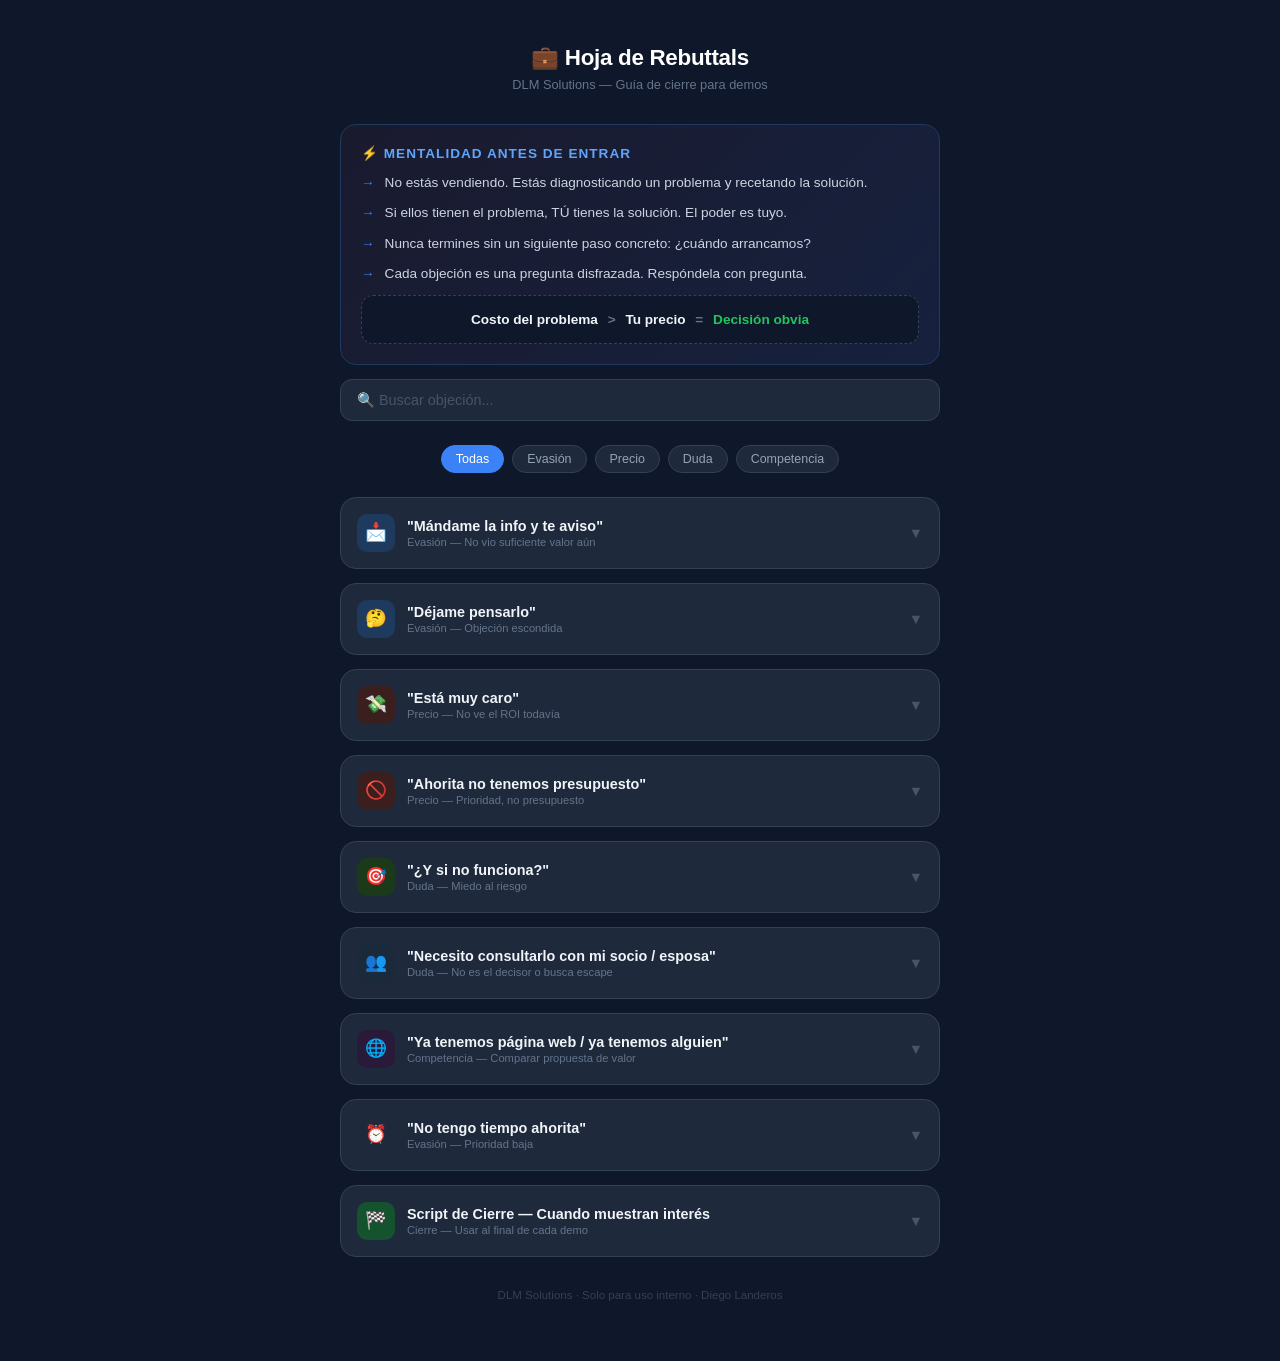
<file: rebuttals/index.html>
<!DOCTYPE html>
<html lang="es">
<head>
  <meta charset="UTF-8" />
  <meta name="viewport" content="width=device-width, initial-scale=1.0" />
  <title>Hoja de Rebuttals — DLM Solutions</title>
  <style>
    * { box-sizing: border-box; margin: 0; padding: 0; }

    body {
      font-family: -apple-system, BlinkMacSystemFont, 'Segoe UI', Roboto, sans-serif;
      background: #0f172a;
      color: #e2e8f0;
      padding: 20px 16px 60px;
    }

    header {
      text-align: center;
      padding: 24px 0 32px;
    }
    header h1 {
      font-size: 1.4rem;
      font-weight: 800;
      color: #fff;
      letter-spacing: -0.3px;
    }
    header p {
      font-size: 0.8rem;
      color: #64748b;
      margin-top: 6px;
    }

    /* Search */
    .search-wrap {
      max-width: 600px;
      margin: 0 auto 24px;
    }
    .search-wrap input {
      width: 100%;
      background: #1e293b;
      border: 1px solid #334155;
      border-radius: 12px;
      padding: 12px 16px;
      font-size: 0.9rem;
      color: #e2e8f0;
      outline: none;
    }
    .search-wrap input::placeholder { color: #475569; }
    .search-wrap input:focus { border-color: #3b82f6; }

    /* Tabs */
    .tabs {
      display: flex;
      gap: 8px;
      flex-wrap: wrap;
      justify-content: center;
      margin-bottom: 24px;
      max-width: 600px;
      margin-left: auto;
      margin-right: auto;
    }
    .tab {
      background: #1e293b;
      border: 1px solid #334155;
      border-radius: 20px;
      padding: 6px 14px;
      font-size: 0.78rem;
      color: #94a3b8;
      cursor: pointer;
      transition: all 0.15s;
    }
    .tab.active, .tab:hover {
      background: #3b82f6;
      border-color: #3b82f6;
      color: white;
    }

    /* Cards */
    .cards {
      max-width: 600px;
      margin: 0 auto;
      display: flex;
      flex-direction: column;
      gap: 14px;
    }

    .card {
      background: #1e293b;
      border: 1px solid #334155;
      border-radius: 16px;
      overflow: hidden;
      transition: border-color 0.2s;
    }
    .card:hover { border-color: #475569; }

    .card-header {
      display: flex;
      align-items: center;
      gap: 12px;
      padding: 16px;
      cursor: pointer;
      user-select: none;
    }
    .card-icon {
      width: 38px; height: 38px;
      border-radius: 10px;
      display: flex; align-items: center; justify-content: center;
      font-size: 1.1rem;
      flex-shrink: 0;
    }
    .card-title {
      flex: 1;
    }
    .card-title .objection {
      font-size: 0.9rem;
      font-weight: 700;
      color: #f1f5f9;
    }
    .card-title .tag {
      font-size: 0.7rem;
      color: #64748b;
      margin-top: 2px;
    }
    .chevron {
      color: #475569;
      font-size: 0.9rem;
      transition: transform 0.2s;
    }
    .card.open .chevron { transform: rotate(180deg); }

    .card-body {
      display: none;
      padding: 0 16px 16px;
      border-top: 1px solid #334155;
    }
    .card.open .card-body { display: block; }

    .section-label {
      font-size: 0.68rem;
      font-weight: 700;
      text-transform: uppercase;
      letter-spacing: 1px;
      margin: 14px 0 8px;
    }
    .section-label.red { color: #ef4444; }
    .section-label.green { color: #22c55e; }
    .section-label.blue { color: #3b82f6; }
    .section-label.yellow { color: #eab308; }

    .quote {
      background: #0f172a;
      border-left: 3px solid #3b82f6;
      border-radius: 0 8px 8px 0;
      padding: 10px 14px;
      font-size: 0.85rem;
      line-height: 1.55;
      color: #cbd5e1;
      margin-bottom: 8px;
      font-style: italic;
    }
    .quote.green { border-left-color: #22c55e; }
    .quote.yellow { border-left-color: #eab308; }

    .tip {
      background: #1a2744;
      border: 1px solid #1e3a5f;
      border-radius: 8px;
      padding: 10px 14px;
      font-size: 0.8rem;
      color: #93c5fd;
      line-height: 1.5;
      margin-top: 8px;
    }
    .tip strong { color: #60a5fa; }

    /* Mentalidad section */
    .mentality-card {
      background: linear-gradient(135deg, #1a1a2e, #16213e);
      border: 1px solid #1e3a5f;
      border-radius: 16px;
      padding: 20px;
      max-width: 600px;
      margin: 0 auto 14px;
    }
    .mentality-card h2 {
      font-size: 0.85rem;
      font-weight: 700;
      color: #60a5fa;
      text-transform: uppercase;
      letter-spacing: 1px;
      margin-bottom: 12px;
    }
    .mentality-item {
      display: flex;
      gap: 10px;
      margin-bottom: 10px;
      font-size: 0.85rem;
      line-height: 1.5;
      color: #cbd5e1;
    }
    .mentality-item .bullet { color: #3b82f6; flex-shrink: 0; }

    /* Urgency formula */
    .formula {
      background: #0f172a;
      border: 1px dashed #334155;
      border-radius: 12px;
      padding: 16px;
      text-align: center;
      font-size: 0.85rem;
      color: #94a3b8;
      margin-top: 8px;
    }
    .formula span { color: #f1f5f9; font-weight: 700; }
    .formula .op { color: #64748b; margin: 0 6px; }

    .hidden { display: none !important; }

    /* Footer */
    .footer {
      text-align: center;
      margin-top: 32px;
      font-size: 0.72rem;
      color: #334155;
    }
  </style>
</head>
<body>

<header>
  <h1>💼 Hoja de Rebuttals</h1>
  <p>DLM Solutions — Guía de cierre para demos</p>
</header>

<!-- Mentalidad -->
<div class="mentality-card">
  <h2>⚡ Mentalidad antes de entrar</h2>
  <div class="mentality-item"><span class="bullet">→</span> No estás vendiendo. Estás diagnosticando un problema y recetando la solución.</div>
  <div class="mentality-item"><span class="bullet">→</span> Si ellos tienen el problema, TÚ tienes la solución. El poder es tuyo.</div>
  <div class="mentality-item"><span class="bullet">→</span> Nunca termines sin un siguiente paso concreto: ¿cuándo arrancamos?</div>
  <div class="mentality-item"><span class="bullet">→</span> Cada objeción es una pregunta disfrazada. Respóndela con pregunta.</div>
  <div class="formula">
    <span>Costo del problema</span> <span class="op">&gt;</span> <span>Tu precio</span> <span class="op">=</span> <span style="color:#22c55e">Decisión obvia</span>
  </div>
</div>

<!-- Search -->
<div class="search-wrap">
  <input type="text" id="searchInput" placeholder="🔍 Buscar objeción..." oninput="filterCards()" />
</div>

<!-- Tabs -->
<div class="tabs">
  <div class="tab active" onclick="filterTab('all', this)">Todas</div>
  <div class="tab" onclick="filterTab('evasion', this)">Evasión</div>
  <div class="tab" onclick="filterTab('precio', this)">Precio</div>
  <div class="tab" onclick="filterTab('duda', this)">Duda</div>
  <div class="tab" onclick="filterTab('competencia', this)">Competencia</div>
</div>

<div class="cards" id="cardList">

  <!-- 1 -->
  <div class="card" data-cat="evasion" data-text="mandame la info te aviso mándame información">
    <div class="card-header" onclick="toggleCard(this)">
      <div class="card-icon" style="background:#1e3a5f">📩</div>
      <div class="card-title">
        <div class="objection">"Mándame la info y te aviso"</div>
        <div class="tag">Evasión — No vio suficiente valor aún</div>
      </div>
      <div class="chevron">▼</div>
    </div>
    <div class="card-body">
      <div class="section-label red">❌ Nunca digas</div>
      <div class="quote">"Claro, con gusto te la mando."</div>

      <div class="section-label green">✅ Di esto primero</div>
      <div class="quote green">"Con gusto. Antes de mandársela — ¿qué información necesita para tomar la decisión? Así le mando exactamente lo que necesita y no le mando cosas de más."</div>

      <div class="section-label blue">🔁 Si no saben qué decir</div>
      <div class="quote">"¿Es el precio, es si lo necesitan, o es algo más que no quedó claro?"</div>

      <div class="tip"><strong>Clave:</strong> Si no pueden decirte qué información necesitan, están evadiendo. Si dan una razón concreta, esa es la objeción real — resuélvela ahí mismo y cierra.</div>
    </div>
  </div>

  <!-- 2 -->
  <div class="card" data-cat="evasion" data-text="déjame pensarlo lo pienso necesito pensarlo">
    <div class="card-header" onclick="toggleCard(this)">
      <div class="card-icon" style="background:#1e3a5f">🤔</div>
      <div class="card-title">
        <div class="objection">"Déjame pensarlo"</div>
        <div class="tag">Evasión — Objeción escondida</div>
      </div>
      <div class="chevron">▼</div>
    </div>
    <div class="card-body">
      <div class="section-label green">✅ Di esto</div>
      <div class="quote green">"Claro, entiendo. ¿Qué es lo que necesita pensar — es el precio, es si lo necesitan, o es algo más?"</div>

      <div class="section-label blue">🔁 Según lo que digan</div>
      <div class="quote">"Es el precio" → Ve al rebuttal de precio.<br><br>"No sé si lo necesito" → "Platíqueme, ¿cuántos mensajes de WhatsApp quedan sin respuesta en un día normal?"<br><br>"Necesito consultarlo" → Ve al rebuttal de socio/esposa.</div>

      <div class="tip"><strong>Clave:</strong> Nadie piensa en algo que realmente quiere. Si quieren pensarlo, hay una duda específica. Encuéntrala.</div>
    </div>
  </div>

  <!-- 3 -->
  <div class="card" data-cat="precio" data-text="está muy caro es mucho dinero caro precio">
    <div class="card-header" onclick="toggleCard(this)">
      <div class="card-icon" style="background:#3b1f1f">💸</div>
      <div class="card-title">
        <div class="objection">"Está muy caro"</div>
        <div class="tag">Precio — No ve el ROI todavía</div>
      </div>
      <div class="chevron">▼</div>
    </div>
    <div class="card-body">
      <div class="section-label green">✅ Paso 1 — Entiende el problema</div>
      <div class="quote green">"¿Caro comparado con qué?"</div>

      <div class="section-label blue">✅ Paso 2 — Ponle precio al problema</div>
      <div class="quote green">"¿Cuánto vale una consulta en su consultorio? ¿Y cuántos pacientes cree que pierden al mes por no tener esto? Si son 3 pacientes de $1,500 cada uno, son $4,500 al mes que se van. Mi servicio cuesta $2,500. ¿Cuál es el más caro?"</div>

      <div class="section-label blue">✅ Paso 3 — Compara con la competencia</div>
      <div class="quote green">"La competencia cobra $8,000–$15,000 solo de instalación. Nosotros arrancamos en $1,500 y si no ven resultados, cancelan sin penalización."</div>

      <div class="tip"><strong>Clave:</strong> Nunca defiendas el precio. Ataca el costo de NO tener el servicio.</div>
    </div>
  </div>

  <!-- 4 -->
  <div class="card" data-cat="precio" data-text="no tenemos presupuesto ahorita no podemos pagar presupuesto">
    <div class="card-header" onclick="toggleCard(this)">
      <div class="card-icon" style="background:#3b1f1f">🚫</div>
      <div class="card-title">
        <div class="objection">"Ahorita no tenemos presupuesto"</div>
        <div class="tag">Precio — Prioridad, no presupuesto</div>
      </div>
      <div class="chevron">▼</div>
    </div>
    <div class="card-body">
      <div class="section-label green">✅ Di esto</div>
      <div class="quote green">"Entiendo perfectamente. ¿Me puede decir cuánto están gastando ahorita en conseguir pacientes nuevos — publicidad, volantes, lo que sea?"</div>

      <div class="section-label blue">🔁 Si gastan algo en marketing</div>
      <div class="quote">"Lo que yo hago cuesta menos que eso y trabaja las 24 horas. ¿Sería posible redirigir una parte de ese presupuesto?"</div>

      <div class="section-label blue">🔁 Si no gastan nada</div>
      <div class="quote">"Entonces están creciendo solo por recomendación. ¿Cuánto más rápido crecerían si además de eso aparecieran en Google y respondieran WhatsApp automáticamente? ¿Cuánto vale eso para el consultorio?"</div>

      <div class="tip"><strong>Clave:</strong> Presupuesto no existe — existe prioridad. Si algo genera más de lo que cuesta, siempre hay presupuesto.</div>
    </div>
  </div>

  <!-- 5 -->
  <div class="card" data-cat="duda" data-text="funciona resultados garantía no sé si funcione">
    <div class="card-header" onclick="toggleCard(this)">
      <div class="card-icon" style="background:#1a3a1a">🎯</div>
      <div class="card-title">
        <div class="objection">"¿Y si no funciona?"</div>
        <div class="tag">Duda — Miedo al riesgo</div>
      </div>
      <div class="chevron">▼</div>
    </div>
    <div class="card-body">
      <div class="section-label green">✅ Di esto</div>
      <div class="quote green">"Por eso no manejamos contratos. Si en 30 días no ven el valor, cancelan y les entrego todo — el diseño, el acceso, todo. El riesgo es mío, no de ustedes."</div>

      <div class="section-label blue">🔁 Si piden garantía de resultados</div>
      <div class="quote">"No puedo garantizarle pacientes porque eso depende de muchos factores. Lo que sí le garantizo es que su consultorio va a estar disponible 24/7, va a aparecer en Google, y ningún mensaje de WhatsApp se va a quedar sin respuesta. ¿Eso no vale $2,500 al mes?"</div>

      <div class="tip"><strong>Clave:</strong> El "sin contrato" es tu arma más poderosa. Úsala siempre que haya miedo al riesgo.</div>
    </div>
  </div>

  <!-- 6 -->
  <div class="card" data-cat="duda" data-text="consultar socio esposa pareja necesito consultarlo">
    <div class="card-header" onclick="toggleCard(this)">
      <div class="card-icon" style="background:#1a2a3a">👥</div>
      <div class="card-title">
        <div class="objection">"Necesito consultarlo con mi socio / esposa"</div>
        <div class="tag">Duda — No es el decisor o busca escape</div>
      </div>
      <div class="chevron">▼</div>
    </div>
    <div class="card-body">
      <div class="section-label green">✅ Di esto</div>
      <div class="quote green">"Por supuesto. ¿Cuándo podría ser una llamada rápida con los dos? Así les explico todo junto y no tienen que andar de intermediarios con la información."</div>

      <div class="section-label blue">🔁 Si insiste en que él se lo explica</div>
      <div class="quote">"Entiendo. Para ayudarle a explicárselo mejor — ¿qué cree que le va a preguntar su socio? Así le preparo la respuesta exacta."</div>

      <div class="tip"><strong>Clave:</strong> Siempre intenta estar presente en esa segunda conversación. Lo que no puedes ver, no puedes cerrar.</div>
    </div>
  </div>

  <!-- 7 -->
  <div class="card" data-cat="competencia" data-text="ya tenemos página web alguien nos lleva redes sociales ya tenemos">
    <div class="card-header" onclick="toggleCard(this)">
      <div class="card-icon" style="background:#2a1a3a">🌐</div>
      <div class="card-title">
        <div class="objection">"Ya tenemos página web / ya tenemos alguien"</div>
        <div class="tag">Competencia — Comparar propuesta de valor</div>
      </div>
      <div class="chevron">▼</div>
    </div>
    <div class="card-body">
      <div class="section-label green">✅ Di esto</div>
      <div class="quote green">"Qué bueno. ¿Me la puede mostrar? Me gustaría ver cómo está."</div>

      <div class="section-label blue">🔁 Al ver la página, busca esto</div>
      <div class="quote">¿Tiene botón de WhatsApp? ¿Aparece en Google? ¿Se ve bien en celular? ¿Tiene formulario de citas? ¿Cuándo fue la última actualización?</div>

      <div class="section-label yellow">⚡ Después di</div>
      <div class="quote green">"Está bien como punto de partida. Lo que yo ofrezco es diferente — no solo la página, sino el sistema completo: que aparezca en Google, que responda WhatsApp solo, que agende citas automáticamente. ¿Su página actual hace eso?"</div>

      <div class="tip"><strong>Clave:</strong> No critiques lo que tienen. Muestra lo que les falta.</div>
    </div>
  </div>

  <!-- 8 -->
  <div class="card" data-cat="evasion" data-text="no tengo tiempo ahorita estoy muy ocupado tiempo">
    <div class="card-header" onclick="toggleCard(this)">
      <div class="card-icon" style="background:#1e293b">⏰</div>
      <div class="card-title">
        <div class="objection">"No tengo tiempo ahorita"</div>
        <div class="tag">Evasión — Prioridad baja</div>
      </div>
      <div class="chevron">▼</div>
    </div>
    <div class="card-body">
      <div class="section-label green">✅ Di esto</div>
      <div class="quote green">"Entiendo perfectamente — por eso mismo existe este servicio. Una vez que está funcionando, usted no tiene que hacer nada. ¿Cuánto tiempo le toma ahorita responder mensajes de WhatsApp al día?"</div>

      <div class="section-label blue">🔁 De tu parte</div>
      <div class="quote">"Para arrancar necesito 20 minutos con usted una sola vez. El resto lo hago yo. ¿Esta semana tiene 20 minutos?"</div>

      <div class="tip"><strong>Clave:</strong> La falta de tiempo ES el problema que resuelves. Vuélvelo en tu favor.</div>
    </div>
  </div>

  <!-- 9 — CIERRE -->
  <div class="card" data-cat="evasion" data-text="cierre cerrar siguiente paso arrancar">
    <div class="card-header" onclick="toggleCard(this)">
      <div class="card-icon" style="background:#14532d">🏁</div>
      <div class="card-title">
        <div class="objection">Script de Cierre — Cuando muestran interés</div>
        <div class="tag">Cierre — Usar al final de cada demo</div>
      </div>
      <div class="chevron">▼</div>
    </div>
    <div class="card-body">
      <div class="section-label green">✅ Cierre directo</div>
      <div class="quote green">"Para arrancar solo necesito 3 cosas: su número de WhatsApp Business, un logo si tienen, y el primer mes. Esta semana queda funcionando."</div>

      <div class="section-label blue">✅ Cierre con urgencia</div>
      <div class="quote green">"Ahorita tengo espacio para arrancar esta semana. La siguiente semana ya tengo dos clientes más entrando. Si quieren estar listos para el fin de mes, habría que arrancar hoy."</div>

      <div class="section-label yellow">✅ Cierre con pregunta</div>
      <div class="quote green">"¿El lunes a las 11 o a las 5 les funciona para que les mande el acceso y empezamos?"</div>

      <div class="tip"><strong>Clave:</strong> No preguntas si quieren comprar. Preguntas cuándo arrancamos. Asumes la venta.</div>
    </div>
  </div>

</div>

<div class="footer">DLM Solutions · Solo para uso interno · Diego Landeros</div>

<script>
  function toggleCard(header) {
    const card = header.parentElement;
    card.classList.toggle('open');
  }

  function filterTab(cat, el) {
    document.querySelectorAll('.tab').forEach(t => t.classList.remove('active'));
    el.classList.add('active');
    document.querySelectorAll('.card').forEach(card => {
      if (cat === 'all' || card.dataset.cat === cat) {
        card.classList.remove('hidden');
      } else {
        card.classList.add('hidden');
      }
    });
  }

  function filterCards() {
    const q = document.getElementById('searchInput').value.toLowerCase();
    document.querySelectorAll('.card').forEach(card => {
      const text = (card.dataset.text + ' ' + card.innerText).toLowerCase();
      card.classList.toggle('hidden', !text.includes(q));
    });
  }
</script>
</body>
</html>
</file>
<file: dlm-v5/styles.css>
/* ===================== RESET & BASE ===================== */
*, *::before, *::after { box-sizing: border-box; margin: 0; padding: 0; }
html { scroll-behavior: smooth; }
body { font-family: 'Inter', sans-serif; color: #e8e0d0; background: #1a1508; }
a { text-decoration: none; color: inherit; }
ul { list-style: none; }
img { max-width: 100%; display: block; }

/* ===================== VARIABLES ===================== */
:root {
  --dark:    #1a1508;
  --dark2:   #211c0a;
  --dark3:   #2a2310;
  --gold:    #c9a840;
  --gold2:   #b8972a;
  --gold-lt: #e8c96a;
  --beige:   #f0ebe0;
  --beige2:  #e8e0d0;
  --cream:   #faf7f0;
  --white:   #ffffff;
  --teal:    #2a7a6a;
  --teal-lt: #3a9a88;
  --blue:    #2a5a8a;
  --purple:  #6a3a8a;
  --green:   #2a7a4a;
  --radius:  12px;
  --shadow:  0 4px 24px rgba(0,0,0,0.3);
}

/* ===================== NAVBAR ===================== */
.navbar {
  position: fixed; top: 0; left: 0; right: 0; z-index: 1000;
  background: rgba(26,21,8,0.97);
  border-bottom: 1px solid rgba(201,168,64,0.25);
  height: 68px;
  backdrop-filter: blur(10px);
}
.nav-container {
  max-width: 1200px; margin: 0 auto; padding: 0 24px;
  height: 100%; display: flex; align-items: center; justify-content: space-between;
}
.nav-logo { display: flex; align-items: baseline; gap: 6px; }
.logo-dlm { font-family: 'Playfair Display', serif; font-weight: 900; font-size: 1.4rem; color: #fff; letter-spacing: 2px; }
.logo-sol { font-family: 'Playfair Display', serif; font-style: italic; font-size: 1.1rem; color: var(--gold); }
.nav-links { display: flex; align-items: center; gap: 28px; }
.nav-links a { font-size: .9rem; font-weight: 500; color: rgba(255,255,255,0.75); transition: color .2s; }
.nav-links a:hover { color: var(--gold); }
.btn-nav {
  background: var(--gold) !important; color: var(--dark) !important;
  padding: 9px 22px !important; border-radius: 6px;
  font-weight: 600 !important; transition: background .2s !important;
}
.btn-nav:hover { background: var(--gold-lt) !important; }
.hamburger { display: none; background: none; border: none; font-size: 1.5rem; cursor: pointer; color: var(--gold); }

/* ===================== BUTTONS ===================== */
.btn-gold {
  display: inline-block; background: var(--gold); color: var(--dark);
  padding: 14px 32px; border-radius: 6px; font-weight: 700;
  font-size: 1rem; cursor: pointer; border: none;
  transition: background .2s, transform .2s;
  font-family: 'Inter', sans-serif;
}
.btn-gold:hover { background: var(--gold-lt); transform: translateY(-2px); }
.btn-gold.full { width: 100%; }
.btn-outline-gold {
  display: inline-block; background: transparent; color: var(--gold);
  padding: 13px 32px; border-radius: 6px; font-weight: 600;
  font-size: 1rem; border: 2px solid var(--gold); transition: all .2s;
}
.btn-outline-gold:hover { background: rgba(201,168,64,0.12); }
.btn-whatsapp {
  display: inline-block; background: #25D366; color: #fff;
  padding: 14px 28px; border-radius: 6px; font-weight: 700;
  transition: all .2s;
}
.btn-whatsapp:hover { background: #1ebe5a; transform: translateY(-2px); }

/* ===================== HERO ===================== */
.hero {
  background: var(--dark);
  border-left: 6px solid var(--gold);
  min-height: 100vh;
  display: flex; align-items: center;
  padding-top: 68px;
  position: relative;
  overflow: hidden;
}
.hero::before {
  content: '';
  position: absolute; top: 0; right: 0;
  width: 45%; height: 100%;
  background: var(--dark2);
  clip-path: polygon(8% 0, 100% 0, 100% 100%, 0% 100%);
}
.hero-inner {
  max-width: 1200px; margin: 0 auto; padding: 60px 24px;
  position: relative; z-index: 2; width: 100%;
}
.hero-tag {
  font-size: .72rem; letter-spacing: 2px; color: var(--gold);
  font-weight: 600; text-transform: uppercase; margin-bottom: 24px;
}
.hero-title { margin-bottom: 20px; line-height: 1; }
.hero-dlm {
  font-family: 'Playfair Display', serif; font-weight: 900;
  font-size: clamp(4rem, 10vw, 7rem); color: #fff;
  display: block; letter-spacing: 4px;
}
.hero-sol {
  font-family: 'Playfair Display', serif; font-style: italic;
  font-size: clamp(2.5rem, 6vw, 4.5rem); color: var(--gold);
  display: block;
}
.hero-divider { width: 320px; height: 3px; background: var(--gold); margin: 24px 0; }
.hero-sub { font-size: 1.05rem; color: rgba(255,255,255,0.85); margin-bottom: 8px; }
.hero-desc { font-size: .95rem; color: rgba(255,255,255,0.6); margin-bottom: 36px; }
.hero-cards { display: flex; gap: 14px; flex-wrap: wrap; margin-bottom: 36px; }
.hero-card {
  display: flex; align-items: center; gap: 10px;
  background: rgba(201,168,64,0.08);
  border: 1px solid rgba(201,168,64,0.25);
  border-radius: 8px; padding: 14px 18px; min-width: 160px;
  transition: border-color .2s;
}
.hero-card:hover { border-color: var(--gold); }
.hero-card span { font-size: 1.5rem; }
.hero-card strong { display: block; color: #fff; font-size: .9rem; }
.hero-card p { color: var(--gold); font-size: .75rem; }
.hero-btns { display: flex; gap: 14px; flex-wrap: wrap; }

/* ===================== SECTIONS COMMONS ===================== */
.section-container { max-width: 1200px; margin: 0 auto; padding: 80px 24px; }
.section-sub { color: rgba(255,255,255,0.65); font-size: 1rem; margin-bottom: 20px; }
.section-sub.light { color: rgba(255,255,255,0.65); }
.gold-line { width: 80px; height: 3px; background: var(--gold); margin-bottom: 40px; }

/* ===================== ¿A QUÉ NOS DEDICAMOS? ===================== */
.dedicamos { background: var(--beige); }
.dedicamos h2 { font-family: 'Playfair Display', serif; font-size: clamp(1.8rem,3vw,2.6rem); color: #1a1508; margin-bottom: 12px; }
.dedicamos .section-sub { color: #555; }
.dedicamos-grid { display: grid; grid-template-columns: repeat(3,1fr); gap: 24px; }
.ded-card {
  background: #fff; border-radius: var(--radius);
  overflow: hidden; box-shadow: var(--shadow);
  transition: transform .25s;
}
.ded-card:hover { transform: translateY(-4px); }
.ded-header {
  padding: 20px 24px; display: flex; align-items: center; gap: 12px;
}
.ded-header span { font-size: 1.6rem; }
.ded-header h3 { font-size: 1.05rem; font-weight: 700; }
.web-h { background: rgba(42,122,106,0.1); color: var(--teal); }
.chat-h { background: rgba(201,168,64,0.12); color: #8a6a10; }
.voz-h { background: rgba(106,58,138,0.1); color: var(--purple); }
.ded-card p { padding: 16px 24px; color: #555; font-size: .9rem; line-height: 1.7; }
.ded-tag { display: block; padding: 12px 24px 20px; font-size: .82rem; font-weight: 600; }
.web-tag { color: var(--teal); }
.chat-tag { color: #8a6a10; }
.voz-tag { color: var(--purple); }

/* ===================== PRECIO SECTIONS ===================== */
.precios-section.dark { background: var(--dark); }
.precios-section.beige { background: var(--cream); }
.precio-header { text-align: center; margin-bottom: 48px; }
.precio-header h2 { font-family: 'Playfair Display', serif; font-size: clamp(1.6rem,2.5vw,2.2rem); color: #fff; margin-bottom: 10px; }
.precio-header.dark-text h2 { color: #1a1508; }
.precio-header p { color: rgba(255,255,255,0.6); font-size: .9rem; }
.precio-header.dark-text p { color: #666; }

.planes-grid { display: grid; grid-template-columns: repeat(3,1fr); gap: 24px; margin-bottom: 20px; }

.plan-card {
  background: var(--dark2); border: 1px solid rgba(201,168,64,0.2);
  border-radius: var(--radius); padding: 32px 28px;
  position: relative; transition: border-color .25s;
}
.plan-card:hover { border-color: var(--gold); }
.plan-card.featured {
  background: #1a1508; border: 2px solid var(--gold);
  box-shadow: 0 0 40px rgba(201,168,64,0.2);
}
.plan-card.beige-card {
  background: #fff; border: 1px solid rgba(201,168,64,0.3);
}
.plan-featured-badge {
  position: absolute; top: -1px; left: 50%; transform: translateX(-50%);
  background: var(--gold); color: var(--dark);
  font-size: .7rem; font-weight: 700; padding: 5px 16px;
  border-radius: 0 0 8px 8px; letter-spacing: .5px; white-space: nowrap;
}
.plan-tier { font-size: .7rem; font-weight: 700; color: var(--gold); letter-spacing: 1.5px; margin-bottom: 8px; }
.plan-tier.light { color: var(--gold-lt); }
.plan-tier.gold { color: var(--gold2); }
.plan-card h3 { font-family: 'Playfair Display', serif; font-size: 1.6rem; color: #fff; margin-bottom: 8px; }
.plan-card h3.dark { color: #1a1508; }
.plan-setup { font-size: .78rem; color: rgba(255,255,255,0.5); margin-bottom: 16px; }
.plan-setup.dark { color: #888; }
.plan-price { font-family: 'Playfair Display', serif; font-size: 2.6rem; font-weight: 700; color: #fff; line-height: 1; }
.plan-price.dark { color: #1a1508; }
.plan-period { font-size: .8rem; color: rgba(255,255,255,0.55); margin-bottom: 16px; }
.plan-period.dark { color: #888; }

/* DESCUENTO BADGE */
.descuento-badge {
  background: rgba(201,168,64,0.12);
  border: 1px solid rgba(201,168,64,0.4);
  color: var(--gold-lt);
  padding: 10px 14px; border-radius: 8px;
  font-size: .83rem; margin-bottom: 16px;
  text-align: center;
}
.descuento-badge strong { color: var(--gold); }
.descuento-badge.light { background: rgba(201,168,64,0.15); border-color: var(--gold); color: #fff; }
.descuento-badge.light strong { color: var(--gold-lt); }
.descuento-badge.gold-badge {
  background: rgba(201,168,64,0.08);
  border-color: var(--gold2); color: #8a6a10;
}
.descuento-badge.gold-badge strong { color: var(--gold2); }

.plan-divider { height: 1px; background: rgba(201,168,64,0.2); margin-bottom: 20px; }
.plan-features { display: flex; flex-direction: column; gap: 9px; margin-bottom: 12px; }
.plan-features li { font-size: .87rem; color: rgba(255,255,255,0.8); }
.plan-features.dark li { color: #444; }
.plan-features li.disabled { color: rgba(255,255,255,0.3); }
.plan-features.dark li.disabled { color: #bbb; }
.plan-extra { font-size: .75rem; color: rgba(255,255,255,0.4); margin-bottom: 20px; }

.btn-plan {
  display: block; width: 100%; text-align: center;
  background: rgba(201,168,64,0.15); color: var(--gold);
  border: 1px solid var(--gold); padding: 13px;
  border-radius: 6px; font-weight: 600; font-size: .92rem;
  cursor: pointer; transition: all .2s; margin-top: 20px;
}
.btn-plan:hover { background: var(--gold); color: var(--dark); }
.btn-plan.light { background: var(--gold); color: var(--dark); border-color: var(--gold); }
.btn-plan.light:hover { background: var(--gold-lt); }
.btn-plan.gold-btn { background: rgba(201,168,64,0.1); color: var(--gold2); border-color: var(--gold2); }
.btn-plan.gold-btn:hover { background: var(--gold); color: var(--dark); }

.planes-footer { text-align: center; font-size: .82rem; color: rgba(255,255,255,0.45); margin-top: 8px; }
.planes-footer.dark-text { color: #888; }

/* ===================== COMBOS ===================== */
.combos.beige { background: var(--beige); padding: 0; }
.combos-grid { display: grid; grid-template-columns: repeat(3,1fr); gap: 24px; margin-bottom: 20px; }
.combo-card {
  background: #fff; border-radius: var(--radius);
  border-top: 5px solid #ccc; padding: 28px 24px;
  box-shadow: var(--shadow); transition: transform .25s;
}
.combo-card:hover { transform: translateY(-4px); }
.combo-card.border-green { border-top-color: var(--green); }
.combo-card.border-blue { border-top-color: var(--blue); }
.combo-card.border-purple { border-top-color: var(--purple); }
.combo-card.featured-combo { background: #1a1508; }
.combo-tier { font-size: .68rem; font-weight: 700; color: #888; letter-spacing: 1px; margin-bottom: 8px; }
.combo-tier.light { color: rgba(255,255,255,0.5); }
.combo-card h3 { font-family: 'Playfair Display', serif; font-size: 1.4rem; color: #1a1508; margin-bottom: 12px; }
.combo-card h3.white { color: #fff; }
.combo-ahorro {
  font-size: .82rem; font-weight: 700;
  padding: 8px 14px; border-radius: 6px;
  margin-bottom: 10px; display: inline-block;
}
.combo-ahorro.green { background: rgba(42,122,74,0.12); color: var(--green); }
.combo-ahorro.blue { background: rgba(42,90,138,0.12); color: var(--blue); }
.combo-ahorro.purple { background: rgba(106,58,138,0.15); color: #a070cc; }
.combo-normal { font-size: .8rem; color: #999; margin-bottom: 6px; }
.combo-normal.white { color: rgba(255,255,255,0.5); }
.combo-price { font-family: 'Playfair Display', serif; font-size: 2.2rem; font-weight: 700; color: #1a1508; }
.combo-price.white { color: #fff; }
.combo-period { font-size: .78rem; color: #888; margin-bottom: 16px; }
.combo-period.white { color: rgba(255,255,255,0.55); }
.combo-divider { height: 1px; background: rgba(0,0,0,0.1); margin-bottom: 18px; }
.combo-features { display: flex; flex-direction: column; gap: 8px; margin-bottom: 24px; }
.combo-features li { font-size: .86rem; color: #444; }
.combo-features.white li { color: rgba(255,255,255,0.8); }
.btn-combo {
  display: block; text-align: center; padding: 13px;
  border-radius: 6px; font-weight: 700; font-size: .92rem;
  transition: all .2s; border: 2px solid;
}
.btn-combo.green-btn { border-color: var(--green); color: var(--green); }
.btn-combo.green-btn:hover { background: var(--green); color: #fff; }
.btn-combo.blue-btn { border-color: var(--blue); color: var(--blue); }
.btn-combo.blue-btn:hover { background: var(--blue); color: #fff; }
.btn-combo.purple-btn { background: var(--gold); color: var(--dark); border-color: var(--gold); }
.btn-combo.purple-btn:hover { background: var(--gold-lt); }

/* ===================== ¿POR QUÉ MÁS? ===================== */
.porque.dark { background: var(--dark); }
.porque h2 { font-family: 'Playfair Display', serif; font-size: clamp(1.6rem,2.5vw,2.2rem); color: #fff; margin-bottom: 12px; }
.porque-grid { display: grid; grid-template-columns: repeat(2,1fr); gap: 20px; margin-top: 32px; }
.porque-card {
  border: 1px solid var(--gold); border-left: 4px solid var(--gold);
  border-radius: 8px; padding: 24px; background: rgba(201,168,64,0.04);
  transition: background .2s;
}
.porque-card:hover { background: rgba(201,168,64,0.08); }
.porque-card h4 { color: var(--gold); font-size: 1rem; margin-bottom: 10px; }
.porque-card p { color: rgba(255,255,255,0.7); font-size: .88rem; line-height: 1.7; }

/* ===================== COMPARATIVA ===================== */
.comparativa.beige { background: var(--cream); }
.dark-h { font-family: 'Playfair Display', serif; font-size: clamp(1.6rem,2.5vw,2.2rem); color: #1a1508; margin-bottom: 32px; }
.comp-table { width: 100%; border-collapse: collapse; margin-bottom: 40px; border-radius: 10px; overflow: hidden; }
.comp-table thead tr { background: #1a1508; }
.comp-table th { padding: 16px 20px; text-align: left; font-size: .85rem; color: rgba(255,255,255,0.7); font-weight: 600; }
.comp-table th.dlm-col { background: var(--gold); color: #1a1508; }
.comp-table td { padding: 14px 20px; font-size: .88rem; color: #444; border-bottom: 1px solid rgba(201,168,64,0.15); }
.comp-table tr.alt td { background: rgba(201,168,64,0.04); }
.comp-table .dlm-val { color: var(--teal); font-weight: 600; }
.comp-stats { display: grid; grid-template-columns: repeat(3,1fr); gap: 16px; }
.cstat {
  background: #1a1508; border-radius: 10px; padding: 24px;
  text-align: center; color: #fff;
}
.cstat strong { display: block; font-family: 'Playfair Display', serif; font-size: 2.4rem; color: var(--gold); margin-bottom: 8px; }
.cstat span { font-size: .82rem; color: rgba(255,255,255,0.6); line-height: 1.5; }

/* ===================== CTA ===================== */
.cta-section.dark { background: var(--dark); border-left: 6px solid var(--gold); }
.cta-inner {
  max-width: 1200px; margin: 0 auto; padding: 80px 24px;
  display: flex; justify-content: space-between; align-items: center; gap: 40px;
}
.cta-text { max-width: 580px; }
.cta-text h2 {
  font-family: 'Playfair Display', serif; font-weight: 900;
  font-size: clamp(2.5rem,5vw,4rem); color: #fff; line-height: 1.05; margin-bottom: 20px;
}
.cta-text p { color: rgba(255,255,255,0.75); font-size: 1rem; margin-bottom: 24px; line-height: 1.7; }
.cta-contact { margin-bottom: 28px; display: flex; flex-direction: column; gap: 8px; }
.cta-contact p { color: rgba(255,255,255,0.75); font-size: .9rem; }
.cta-contact a { color: var(--gold); transition: color .2s; }
.cta-contact a:hover { color: var(--gold-lt); }
.cta-btns { display: flex; gap: 14px; flex-wrap: wrap; }
.cta-logo { flex-shrink: 0; }
.cta-dlm-sol { font-family: 'Playfair Display', serif; font-style: italic; font-size: 3rem; color: var(--gold); opacity: 0.5; }

/* ===================== FOOTER ===================== */
.footer { background: #0e0b03; padding: 48px 24px 0; }
.footer-inner {
  max-width: 1200px; margin: 0 auto;
  display: grid; grid-template-columns: 1.5fr 1fr 1.5fr; gap: 40px;
  padding-bottom: 40px; border-bottom: 1px solid rgba(201,168,64,0.15);
}
.footer h4 { color: var(--gold); font-size: .88rem; margin-bottom: 14px; font-weight: 600; }
.footer p, .footer li { color: rgba(255,255,255,0.55); font-size: .84rem; margin-bottom: 8px; line-height: 1.6; }
.footer a { color: rgba(255,255,255,0.55); transition: color .2s; }
.footer a:hover { color: var(--gold); }
.footer-bottom { text-align: center; padding: 18px; font-size: .78rem; color: rgba(255,255,255,0.3); }

/* ===================== MODALS ===================== */
.modal {
  display: none; position: fixed; inset: 0;
  background: rgba(0,0,0,0.75); z-index: 9999;
  align-items: center; justify-content: center;
  padding: 20px; backdrop-filter: blur(6px);
}
.modal.open { display: flex; }
.modal-box {
  background: #fff; border-radius: 16px; padding: 40px;
  width: 100%; max-width: 640px; max-height: 90vh; overflow-y: auto;
  position: relative; animation: slideUp .25s ease;
}
@keyframes slideUp { from { transform: translateY(28px); opacity: 0; } to { transform: translateY(0); opacity: 1; } }
.modal-close {
  position: absolute; top: 14px; right: 18px;
  background: #f0f0f0; border: none; width: 34px; height: 34px;
  border-radius: 50%; font-size: .9rem; cursor: pointer; color: #333;
  transition: background .2s;
}
.modal-close:hover { background: #ddd; }
.modal-box h2 { font-family: 'Playfair Display', serif; font-size: 1.7rem; color: #1a1508; margin-bottom: 6px; }
.modal-sub { color: #777; margin-bottom: 24px; font-size: .9rem; }
.contacto-form { display: flex; flex-direction: column; gap: 14px; margin-bottom: 20px; }
.form-row { display: grid; grid-template-columns: 1fr 1fr; gap: 14px; }
.form-group { display: flex; flex-direction: column; gap: 5px; }
.form-group label { font-size: .82rem; font-weight: 600; color: #444; }
.form-group input, .form-group select, .form-group textarea {
  padding: 11px 14px; border: 1.5px solid #e0d8c8;
  border-radius: 8px; font-size: .9rem; font-family: 'Inter', sans-serif;
  color: #1a1508; outline: none; transition: border-color .2s;
  background: #faf7f0;
}
.form-group input:focus, .form-group select:focus, .form-group textarea:focus { border-color: var(--gold); }
.form-group textarea { resize: vertical; }
.modal-contact-links {
  display: flex; gap: 16px; justify-content: center; flex-wrap: wrap;
  padding-top: 14px; border-top: 1px solid #e8e0d0;
}
.modal-contact-links a { color: var(--gold2); font-weight: 600; font-size: .85rem; }

/* ===================== TOAST ===================== */
.toast {
  position: fixed; bottom: 28px; right: 28px;
  background: var(--gold); color: var(--dark);
  padding: 14px 26px; border-radius: 50px;
  font-weight: 700; font-size: .92rem; z-index: 99999;
  opacity: 0; transform: translateY(20px);
  transition: all .3s; pointer-events: none;
  box-shadow: 0 6px 24px rgba(201,168,64,0.4);
}
.toast.show { opacity: 1; transform: translateY(0); }

/* ===================== RESPONSIVE ===================== */
@media (max-width: 1024px) {
  .dedicamos-grid, .planes-grid, .combos-grid { grid-template-columns: 1fr; max-width: 480px; margin-left: auto; margin-right: auto; }
  .porque-grid { grid-template-columns: 1fr; }
  .comp-stats { grid-template-columns: 1fr; }
  .footer-inner { grid-template-columns: 1fr 1fr; }
  .cta-inner { flex-direction: column; }
}
@media (max-width: 768px) {
  .nav-links { display: none; flex-direction: column; position: absolute; top: 68px; left: 0; right: 0; background: var(--dark); padding: 20px 24px; gap: 16px; border-bottom: 1px solid rgba(201,168,64,0.2); }
  .nav-links.open { display: flex; }
  .hamburger { display: block; }
  .hero::before { display: none; }
  .hero-cards { flex-direction: column; }
  .hero-btns { flex-direction: column; }
  .hero-divider { width: 200px; }
  .form-row { grid-template-columns: 1fr; }
  .modal-box { padding: 24px 18px; }
  .footer-inner { grid-template-columns: 1fr; }
  .cta-logo { display: none; }
}
</file>
